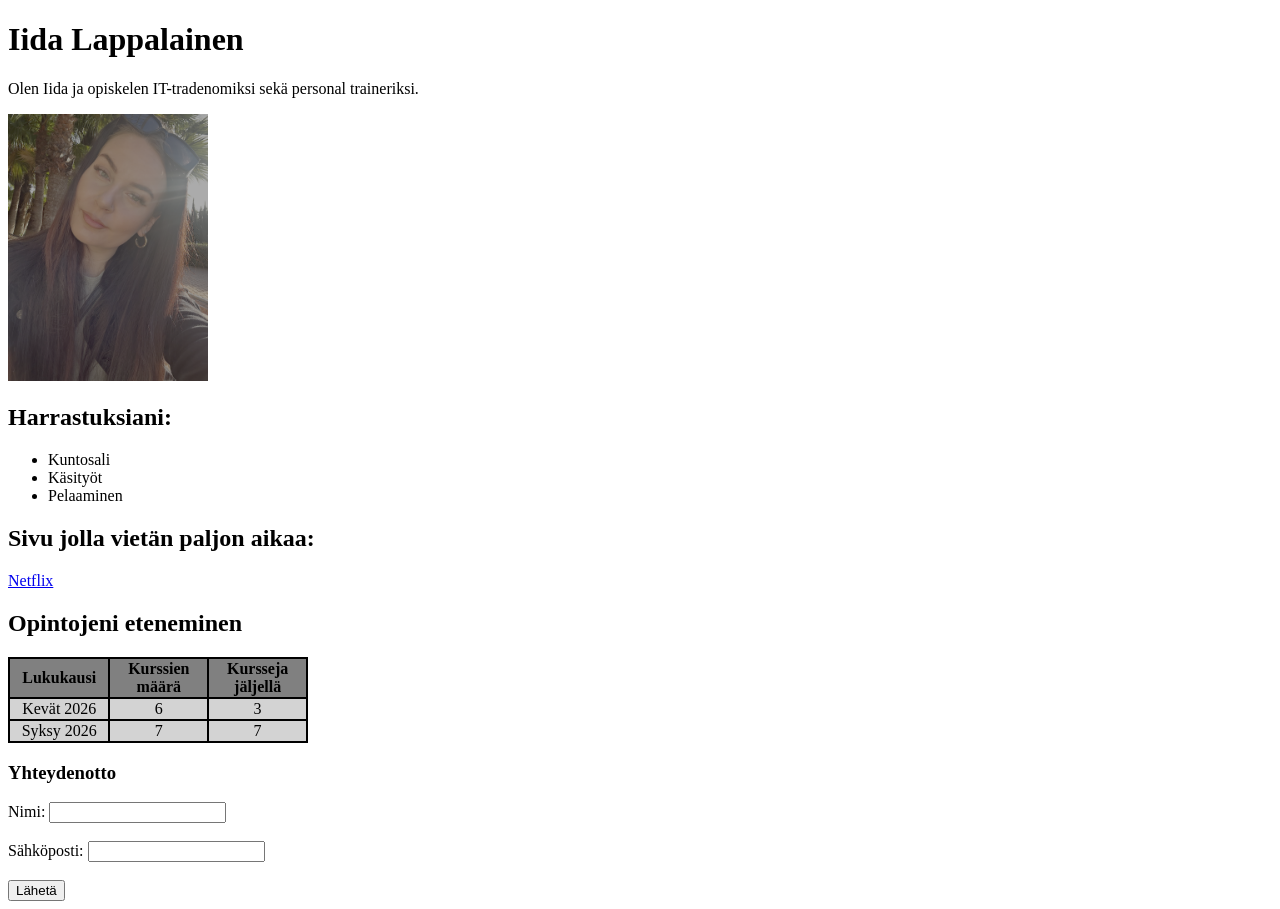
<file: WS01_html/index.html>
<!DOCTYPE html>
<html lang="fi">
    <head>
        <meta charset="UTF-8">
        <title>My First HTML Page</title>
        <style>
            img {
                width: 200px;
                height: auto;
            }
        </style>
    </head>
    <body>
        <h1>Iida Lappalainen</h1>
        <p>Olen Iida ja opiskelen IT-tradenomiksi sekä personal traineriksi.</p>
        <img src="IMG_9726.png" alt="oma kuva">

        <h2>Harrastuksiani:</h2>
        <ul>
            <li>Kuntosali</li>
            <li>Käsityöt</li>
            <li>Pelaaminen</li>
        </ul>

        <h2>Sivu jolla vietän paljon aikaa:</h2>
        <a href="https://www.netflix.com/browse">Netflix</a>

        <h2>Opintojeni eteneminen</h2>
        <table bgcolor="black" width="300">
            <tr bgcolor="grey">
                <th width="100">Lukukausi</th>
                <th width="100">Kurssien määrä</th>
                <th width="100">Kursseja jäljellä</th>
            </tr>
            <tr bgcolor="lightgrey" align="center">
                <td>Kevät 2026</td>
                <td>6</td>
                <td>3</td>
            </tr>
            <tr bgcolor="lightgrey" align="center">
                <td>Syksy 2026</td>
                <td>7</td>
                <td>7</td>
            </tr>
        </table>
        <h3>Yhteydenotto</h3>
        <form>
            <label for="name">Nimi:</label>
            <input type="text" id="name" name="name"><br><br>
            <label for="email">Sähköposti:</label>
            <input type="email" id="email" name="email"><br><br>
            <input type="submit" value="Lähetä">
        </form>
    </body>
</html>
</file>
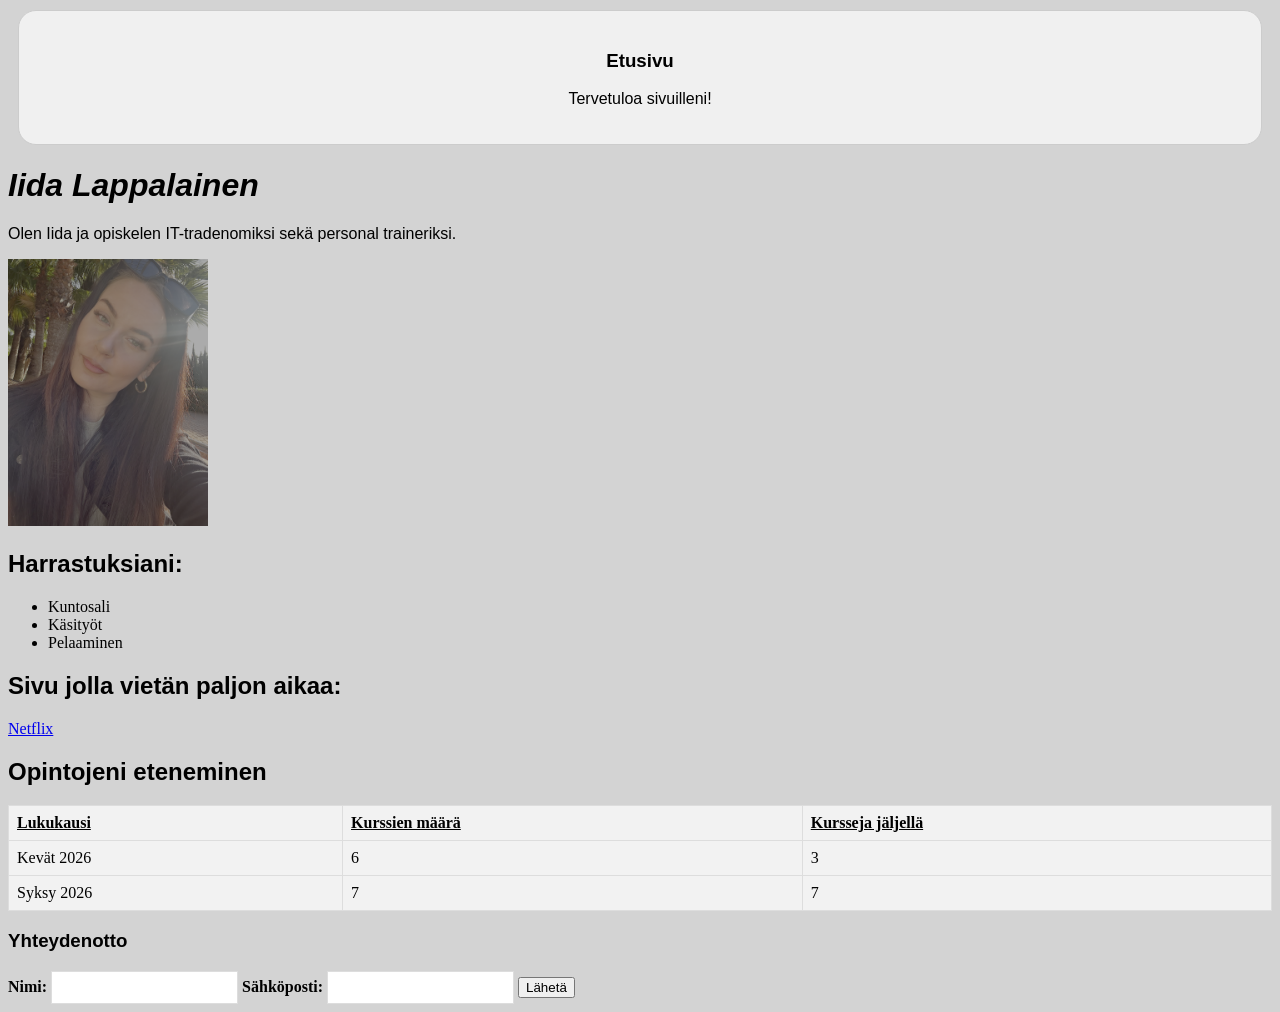
<file: WS02_CSS/index.html>
<!DOCTYPE html>
<html lang="fi">
    <head>
        <meta charset="UTF-8">
        <link rel="stylesheet" href="styles.css">
        <title>My First HTML Page</title>
        <style>
            img {
                width: 200px;
                height: auto;
            }
        </style>
    </head>
    <body>
        <div class="content-box">
            <h3>Etusivu</h3>
            <p>Tervetuloa sivuilleni!</p>
        </div>

        <h1>Iida Lappalainen</h1>
        <p>Olen Iida ja opiskelen IT-tradenomiksi sekä personal traineriksi.</p>
        <img src="IMG_9726.png" alt="oma kuva">

        <h2>Harrastuksiani:</h2>
        <ul>
            <li>Kuntosali</li>
            <li>Käsityöt</li>
            <li>Pelaaminen</li>
        </ul>

        <h2>Sivu jolla vietän paljon aikaa:</h2>
        <a href="https://www.netflix.com/browse">Netflix</a>

        <h2>Opintojeni eteneminen</h2>
        <table>
            <tr>
                <th>Lukukausi</th>
                <th>Kurssien määrä</th>
                <th>Kursseja jäljellä</th>
            </tr>
            <tr>
                <td>Kevät 2026</td>
                <td>6</td>
                <td>3</td>
            </tr>
            <tr>
                <td>Syksy 2026</td>
                <td>7</td>
                <td>7</td>
            </tr>
        </table>
        <h3>Yhteydenotto</h3>
        <form>
            <label for="name">Nimi:</label>
            <input type="text" id="name" name="name">
            <label for="email">Sähköposti:</label>
            <input type="email" id="email" name="email">
            <input type="submit" value="Lähetä">
        </form>
    </body>
</html>
</file>
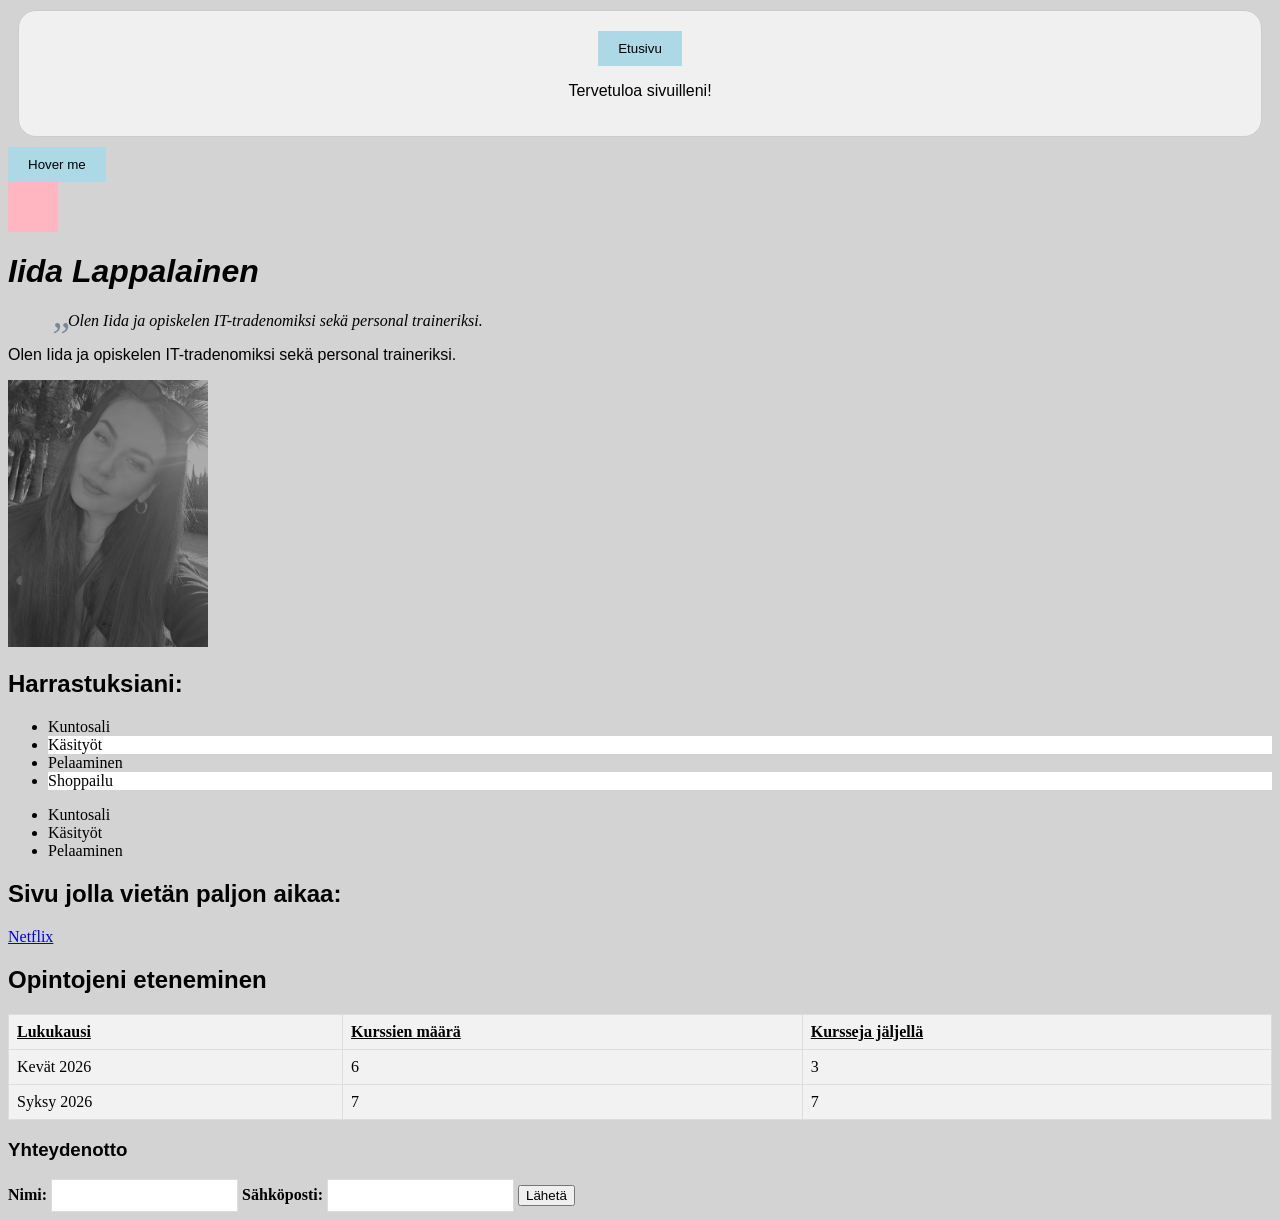
<file: WS03_advanced/index.html>
<!DOCTYPE html>
<html lang="fi">

<head>
    <meta charset="UTF-8">
    <link rel="stylesheet" href="styles.css">
    <title>My First HTML Page</title>
    <style>
        img {
            width: 200px;
            height: auto;
        }
    </style>
</head>

<body>
    <div class="content-box">
        <button class="transition-button">Etusivu</button>
        <p>Tervetuloa sivuilleni!</p>
    </div>

    <button class="transition-button">Hover me</button>

    <div class="animation-box"></div>

    <h1>Iida Lappalainen</h1>
    <blockquote class="quote">
        Olen Iida ja opiskelen IT-tradenomiksi sekä personal traineriksi.
    </blockquote>
    <p>Olen Iida ja opiskelen IT-tradenomiksi sekä personal traineriksi.</p>
    <img src="IMG_9726.png" alt="oma kuva" class="filter-image">

    <h2>Harrastuksiani:</h2>
    <ul class="pseudo-list">
        <li>Kuntosali</li>
        <li>Käsityöt</li>
        <li>Pelaaminen</li>
        <li>Shoppailu</li>
    </ul>

    <ul>
        <li>Kuntosali</li>
        <li>Käsityöt</li>
        <li>Pelaaminen</li>
    </ul>

    <h2>Sivu jolla vietän paljon aikaa:</h2>
    <a href="https://www.netflix.com/browse">Netflix</a>

    <h2>Opintojeni eteneminen</h2>
    <table>
        <tr>
            <th>Lukukausi</th>
            <th>Kurssien määrä</th>
            <th>Kursseja jäljellä</th>
        </tr>
        <tr>
            <td>Kevät 2026</td>
            <td>6</td>
            <td>3</td>
        </tr>
        <tr>
            <td>Syksy 2026</td>
            <td>7</td>
            <td>7</td>
        </tr>
    </table>
    <h3>Yhteydenotto</h3>
    <form>
        <label for="name">Nimi:</label>
        <input type="text" id="name" name="name">
        <label for="email">Sähköposti:</label>
        <input type="email" id="email" name="email">
        <input type="submit" value="Lähetä">
    </form>
</body>

</html>
</file>
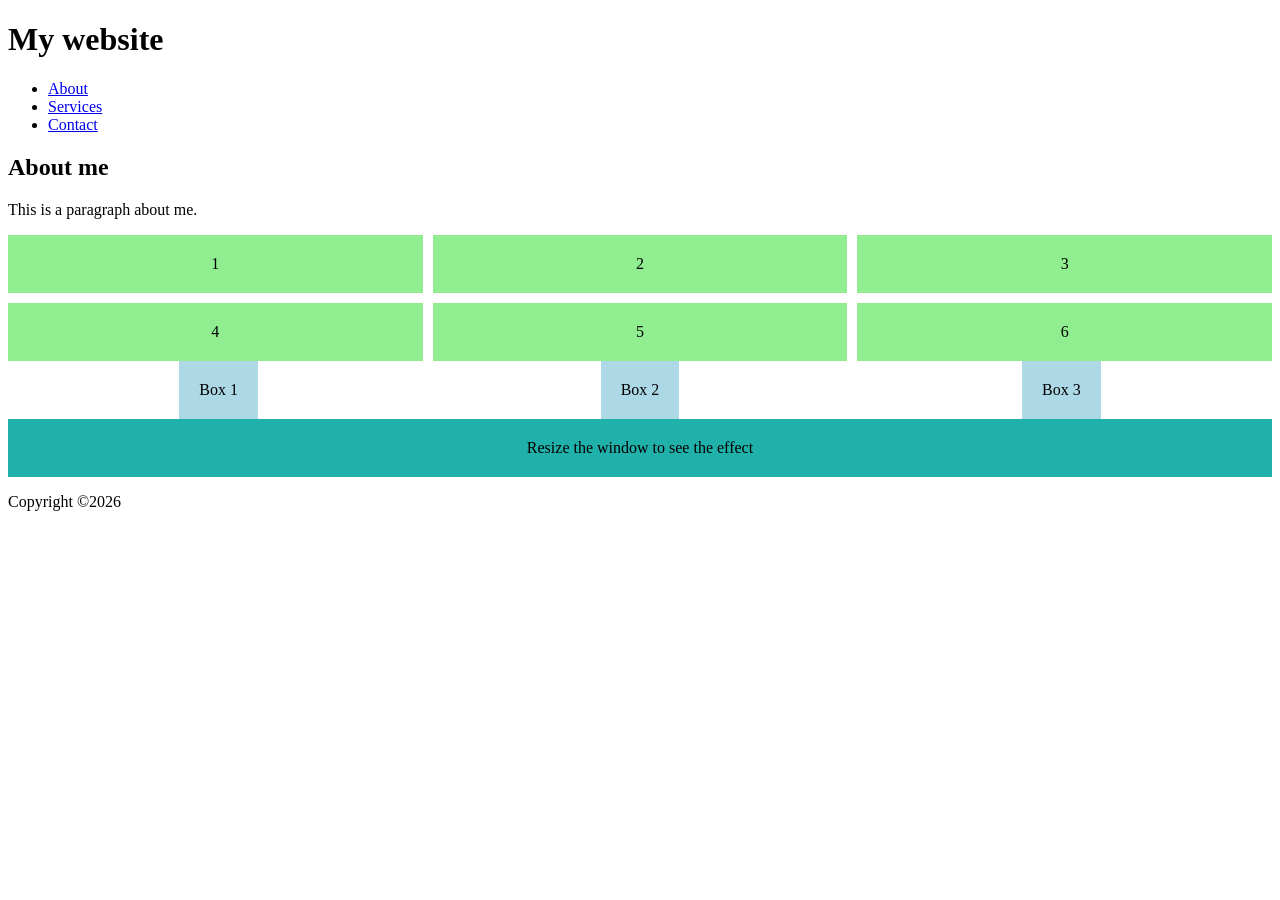
<file: WS04_pagelayout/index.html>
<!DOCTYPE html>
<html lang="en">

<head>
    <meta charset="UTF-8">
    <title>Page Layout</title>
    <link rel="stylesheet" href="style.css">
</head>

<body>
    <header>
        <h1>My website</h1>
        <nav>
            <ul>
                <li><a href="#about">About</a></li>
                <li><a href="#services">Services</a></li>
                <li><a href="#contact">Contact</a></li>
            </ul>
        </nav>
    </header>

    <main>
        <section id="about">
            <h2>About me</h2>
            <p>This is a paragraph about me.</p>
        </section>

        <div class="grid-container">
            <div class="grid-item">1</div>
            <div class="grid-item">2</div>
            <div class="grid-item">3</div>
            <div class="grid-item">4</div>
            <div class="grid-item">5</div>
            <div class="grid-item">6</div>
        </div>

        <div class="flex-container">
            <div class="box">Box 1</div>
            <div class="box">Box 2</div>
            <div class="box">Box 3</div>
        </div>

        <div class="responsive-box">Resize the window to see the effect</div>
    </main>

    <footer>
        <p>Copyright ©2026</p>
    </footer>
</body>
</html>
</file>
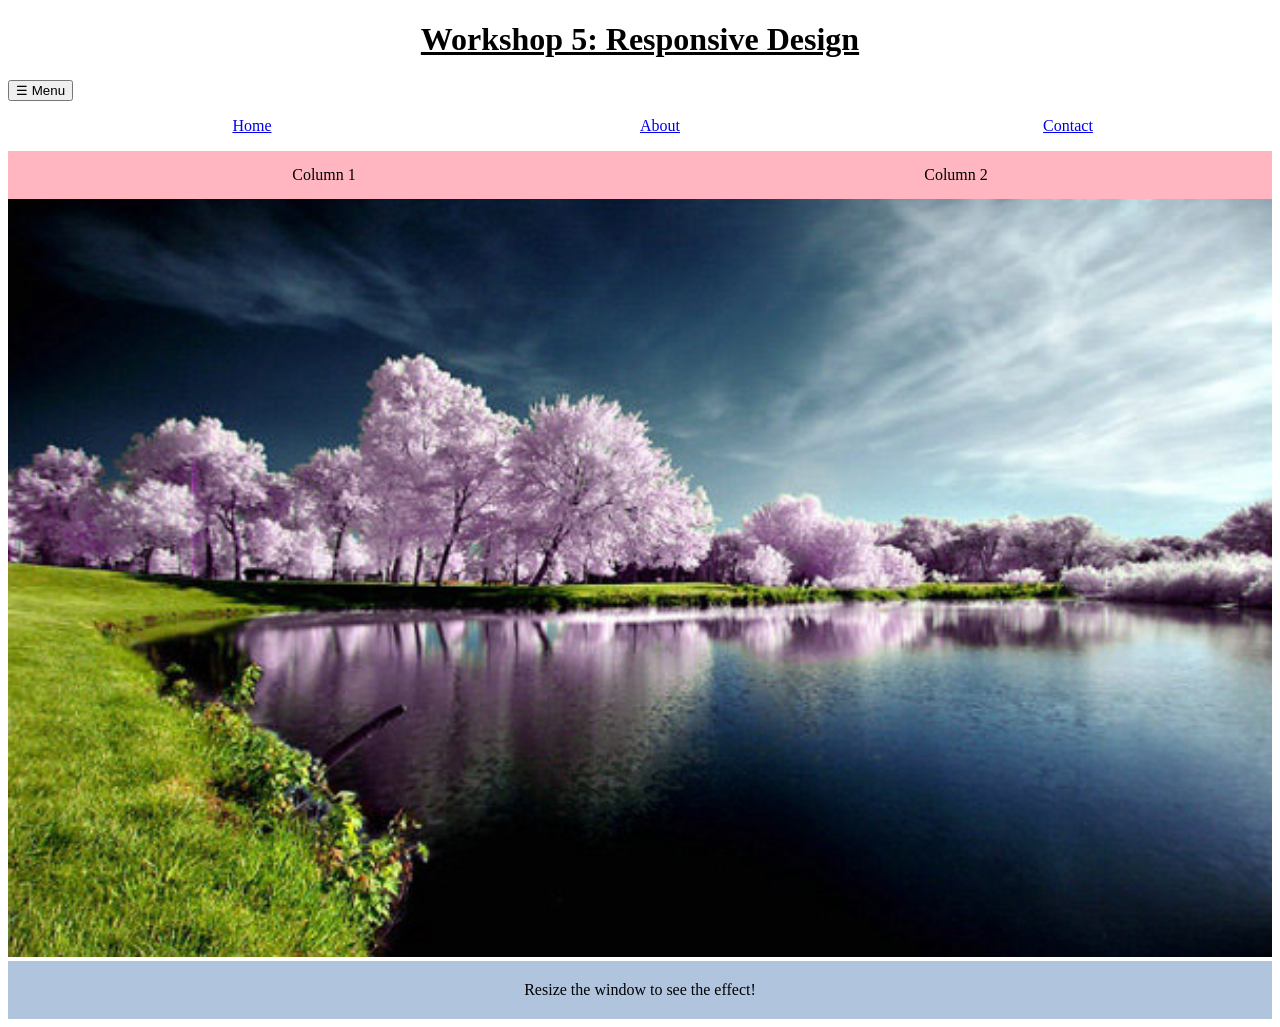
<file: WS05_responsive/index.html>
<!DOCTYPE html>
<html lang="en">

<head>
    <meta charset="UTF-8">
    <meta name="viewport" content="width=device-width, initial-scale=1.0">
    <title>Responsive Design</title>
    <link rel="stylesheet" href="style.css">
</head>

<body>
    <header>
        <h1>Workshop 5: Responsive Design</h1>
    </header>
    <main>
        <nav class="responsive-nav">
            <button class="menu-toggle">☰ Menu</button>
            <ul class="nav-list">
                <li><a href="#">Home</a></li>
                <li><a href="#">About</a></li>
                <li><a href="#">Contact</a></li>
            </ul>
        </nav>
        <div class="responsive-container">
            <div class="column">Column 1</div>
            <div class="column">Column 2</div>
        </div>
        <img src="autumn-poolside.jpg" alt="Responsive Image" class="responsive-image">
        <div class="media-query-box">Resize the window to see the effect!</div>

    </main>

</body>

</html>
</file>
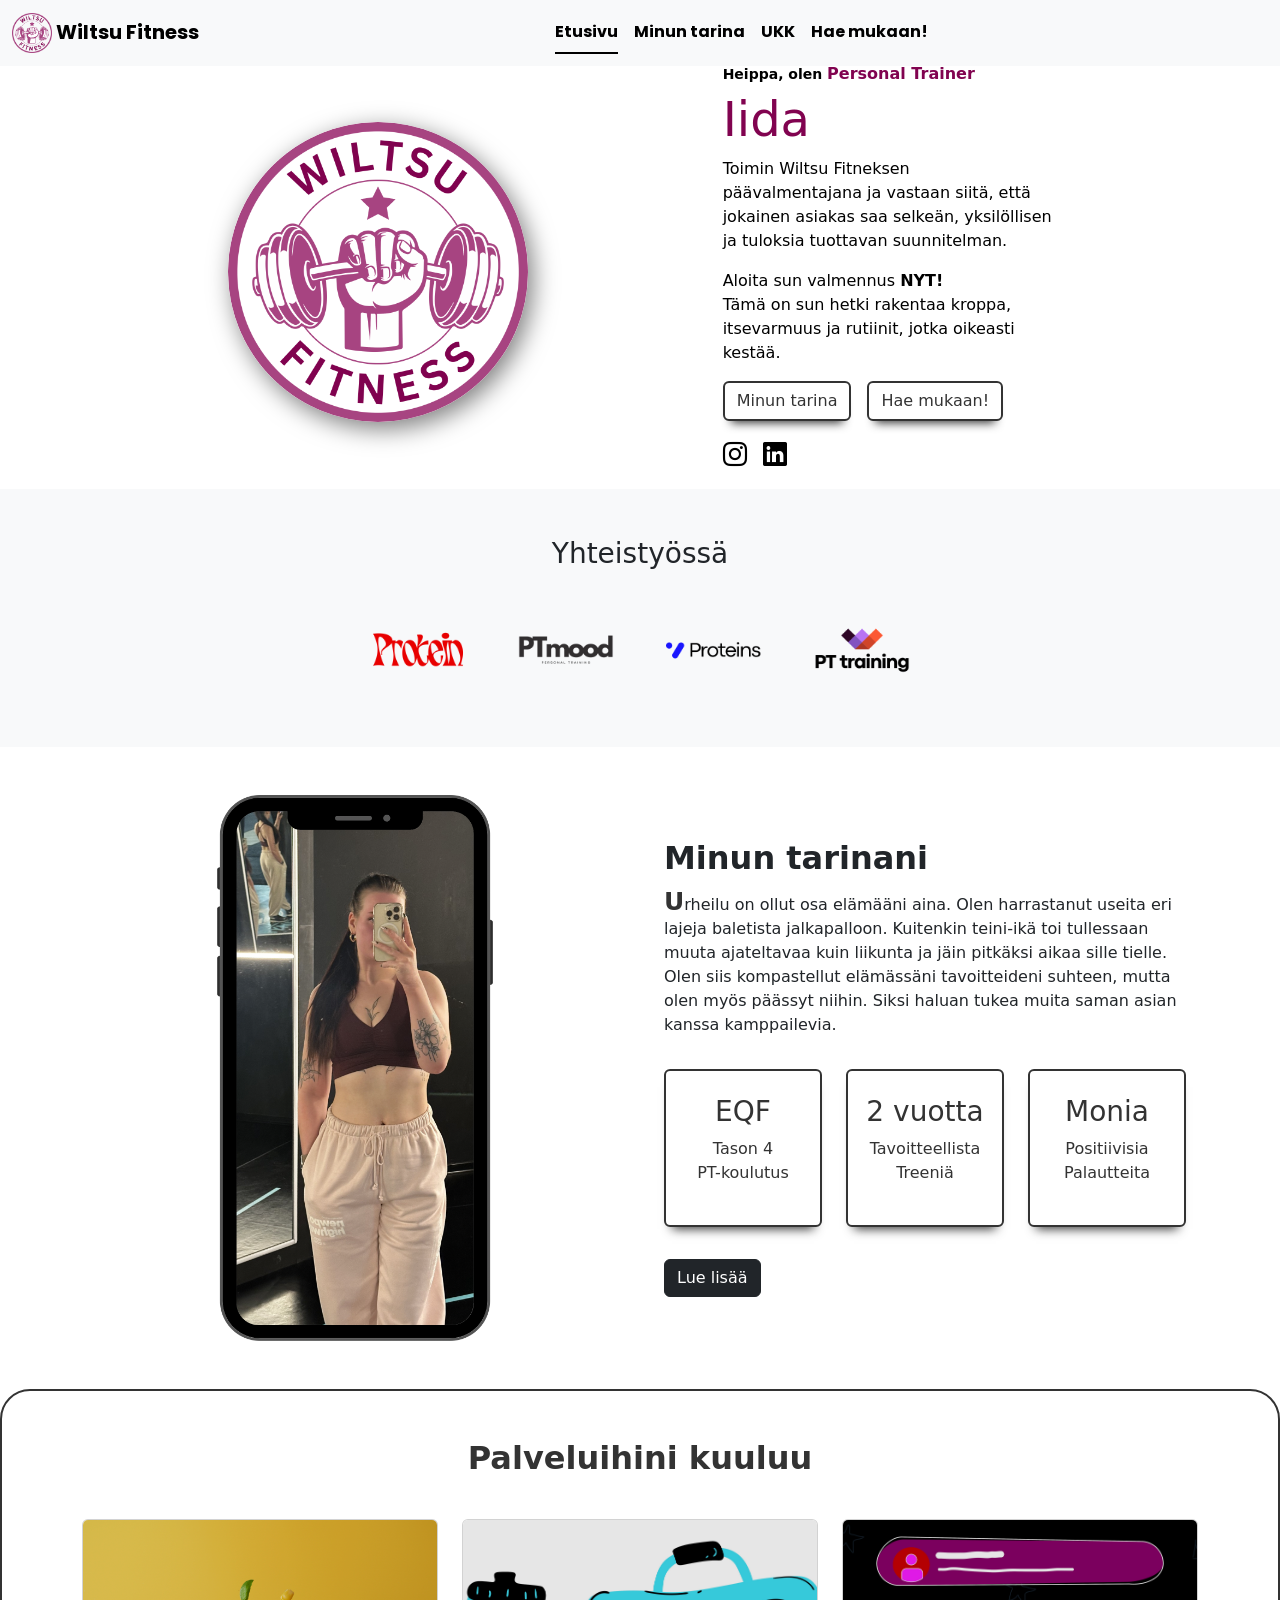
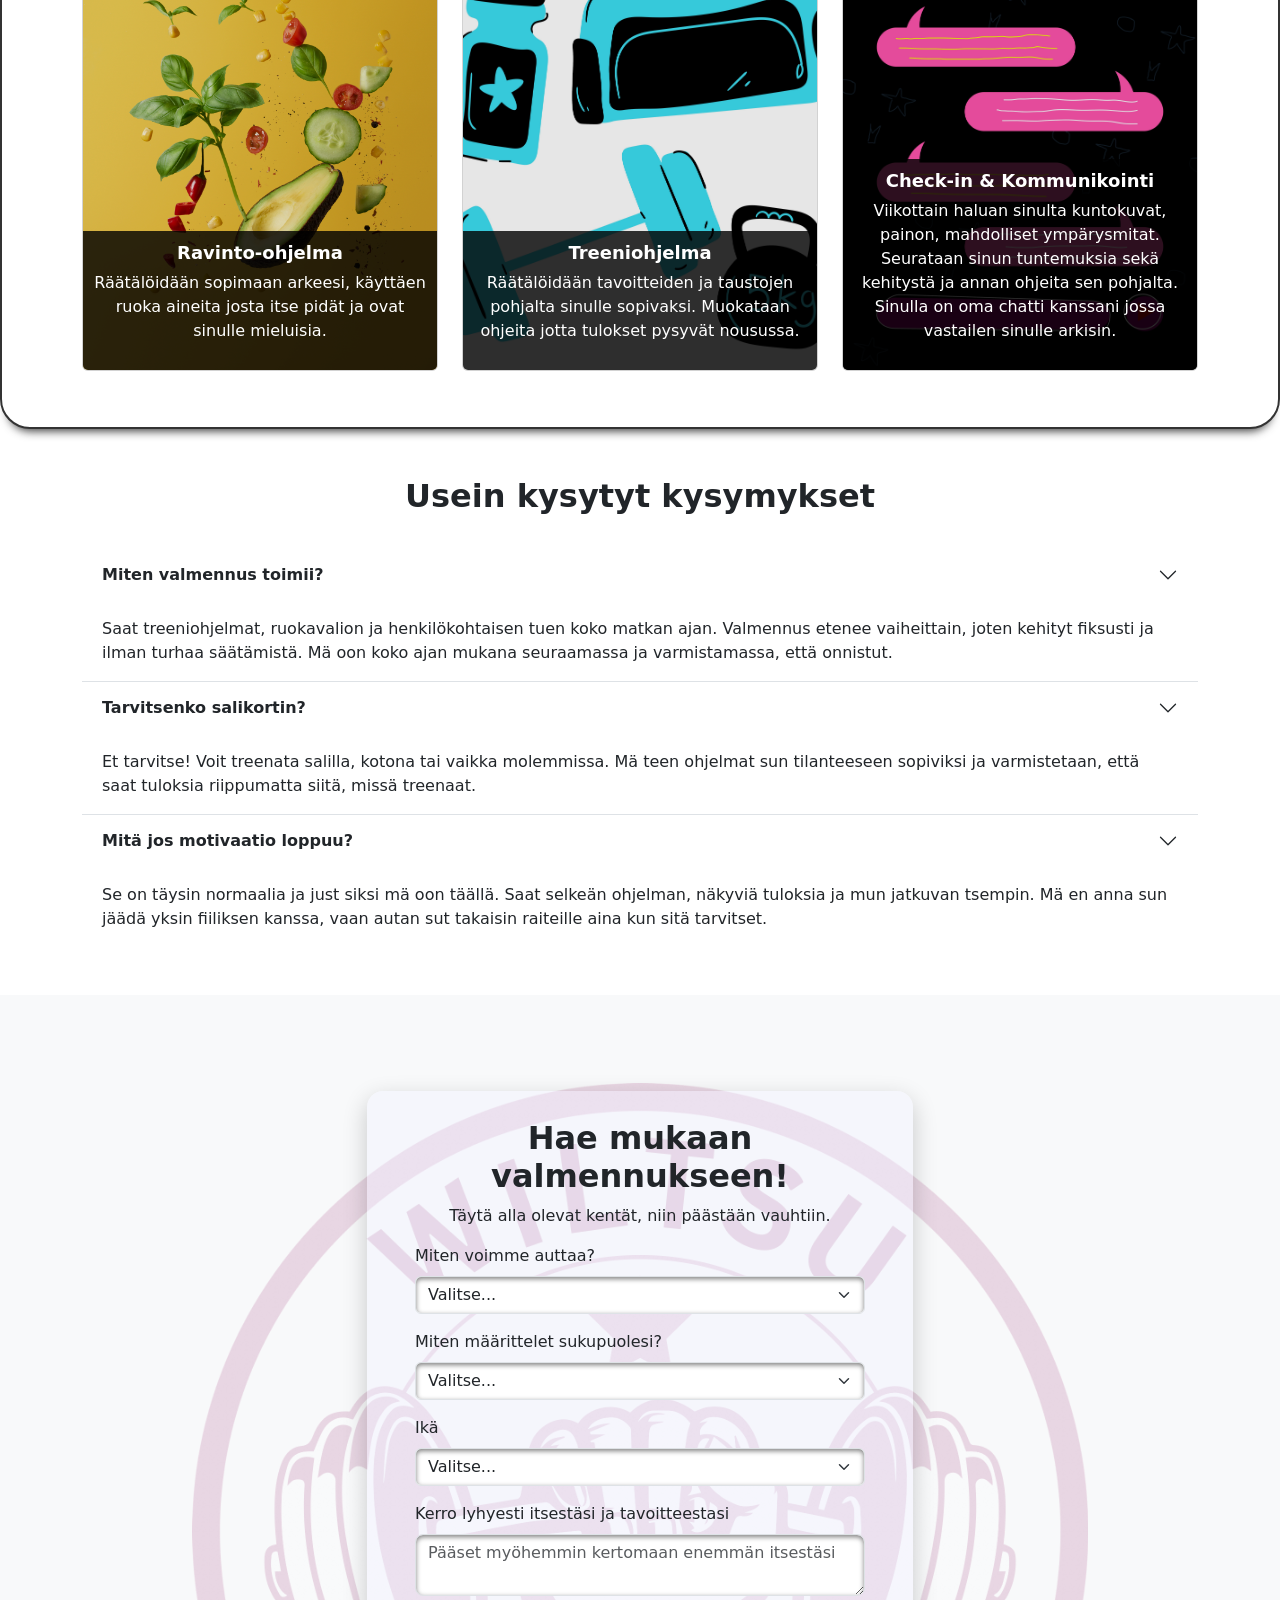
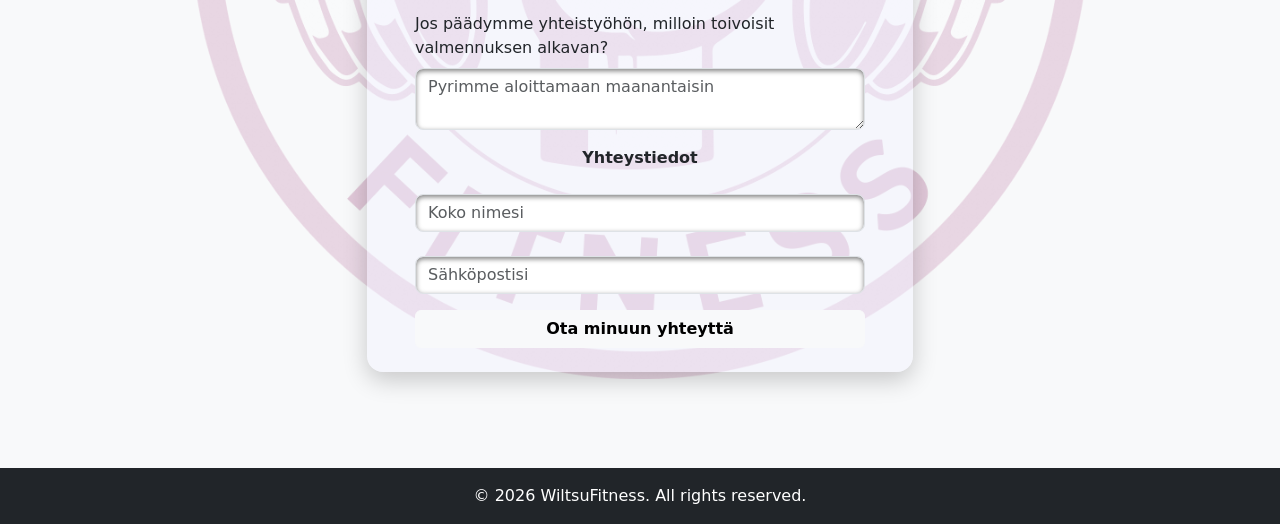
<file: WS07_project/index.html>
<!doctype html>
<html lang="en">
  <head>
    <meta charset="utf-8" />
    <meta name="viewport" content="width=device-width, initial-scale=1" />
    <title>Project</title>
    <link rel="icon" type="image/x-icon" href="images/wiltsu.PNG">
    <link rel="stylesheet" href="style.css" />
    <link
      href="https://cdn.jsdelivr.net/npm/bootstrap@5.3.8/dist/css/bootstrap.min.css"
      rel="stylesheet"
      integrity="sha384-sRIl4kxILFvY47J16cr9ZwB07vP4J8+LH7qKQnuqkuIAvNWLzeN8tE5YBujZqJLB"
      crossorigin="anonymous"
    />
  </head>
  <body>
    <!-- navbar -->
    <nav class="navbar navbar-expand-sm fixed-top bg-body-tertiary">
      <div class="container-fluid">
        <a class="navbar-brand" href="./index.html">
          <img
            src="images/wiltsu.PNG"
            alt="Logo"
            width="40"
            height="40"
            class="d-inline-block align-text-center"
          />
          Wiltsu Fitness
        </a>
        <button
          class="navbar-toggler"
          type="button"
          data-bs-toggle="collapse"
          data-bs-target="#navbarNavAltMarkup"
          aria-controls="navbarNavAltMarkup"
          aria-expanded="false"
          aria-label="Toggle navigation"
        >
          <span class="navbar-toggler-icon"></span>
        </button>
        <div
          class="collapse justify-content-sm-center navbar-collapse"
          id="navbarNavAltMarkup"
        >
          <ul class="nav nav-underline">
            <li class="nav-item">
              <a class="nav-link active" aria-current="page" href="./index.html">Etusivu</a>
            </li>
            <li class="nav-item">
              <a class="nav-link" href="./minuntarina.html">Minun tarina</a>
            </li>
            <li class="nav-item">
              <a class="nav-link" href="./UKK.html">UKK</a>
            </li>
            <li class="nav-item">
              <a class="nav-link" href="./hae.html">Hae mukaan!</a>
            </li>
          </ul>
        </div>
      </div>
    </nav>

    <!-- header -->
     <header class="bg-body d-flex align-items-center pt-3 mt-5">
      <div class="container-fluid">
        <div class="row align-items-center">
          <div class="col-md-7 mb-3 pt-2">
            <img src="images/wiltsu.PNG" class="img-fluid" style="width: 300px; height: 300px;" alt="Logo">
          </div>

          <div class="col-md-5">
            <div class="hero-text">
          <h5>Heippa, olen <span class="">Personal Trainer</span></h5>
          <h1>Iida</h1>
          <p>Toimin Wiltsu Fitneksen päävalmentajana ja vastaan siitä, että 
            jokainen asiakas saa selkeän, yksilöllisen ja tuloksia tuottavan suunnitelman.</p>
          <p>Aloita sun valmennus <strong>NYT!</strong><br>Tämä on sun hetki rakentaa kroppa, itsevarmuus ja rutiinit, jotka oikeasti kestää.</p>
          
          <div class="d-flex gap-3 mb-3">
            <a href="./minuntarina.html" class="btn grey btn-scale">Minun tarina</a>
            <a href="./hae.html" class="btn grey btn-scale">Hae mukaan!</a>
          </div>

          <div class="social d-flex gap-3 mb-3">
            <a href="https://www.instagram.com/iidawilheelmina" target="_blank"><i class="bi bi-instagram"></i></a>
            <a href="https://www.linkedin.com/in/iida-lappalainen" target="_blank"><i class="bi bi-linkedin"></i></a>
          </div>
          </div>
        </div>
        </div>
      </div>
      </header>
    <!-- yhteistyö -->
    <section id="clients" class="bg-light py-5">
      <div class="container">
        <h2 class="sr-only">Yhteistyökumppanit</h2>
        <h3 class="title text-center" style="font-weight: normal !important;">Yhteistyössä</h3>
        <div class="d-flex flex-wrap justify-content-center gap-2">
          <img class="client-img img-fluid" src="images/logo1.PNG" alt="client 1">
          <img class="client-img img-fluid" src="images/logo2.PNG" alt="client 2">
          <img class="client-img img-fluid" src="images/logo3.PNG" alt="client 3">
          <img class="client-img img-fluid" src="images/logo4.PNG" alt="client 4">
        </div>
      </div>
    </section>

    <!-- Minun tarina -->
    <section id="about" class="py-5">
      <div class="container">
        <div class="row align-items-center">
          <div class="col-md-6">
            <img src="images/mina2.PNG" class="img-fluid" alt="About Image">
          </div>
          <div class="col-md-6 p-4">
            <h2 class="title">Minun tarinani</h2>
            <p class="first-word-uppercase-p">Urheilu on ollut osa elämääni aina. Olen harrastanut useita eri lajeja
              baletista jalkapalloon. Kuitenkin teini-ikä toi tullessaan muuta ajateltavaa kuin liikunta ja jäin pitkäksi
              aikaa sille tielle. Olen siis kompastellut elämässäni tavoitteideni suhteen, mutta olen myös päässyt niihin. 
              Siksi haluan tukea muita saman asian kanssa kamppailevia. 
            </p>

            <div class="row text-center my-4">
              <div class="col-sm-4 my-2">
                <div class="card py-4 grey">
                  <h3>EQF</h3>
                  <p>Tason 4<br>PT-koulutus</p>
                </div>
              </div>
              <div class="col-sm-4 my-2">
                <div class="card py-4 grey">
                  <h3>2 vuotta</h3>
                  <p>Tavoitteellista<br>Treeniä</p>
                </div>
              </div>
              <div class="col-sm-4 my-2">
                <div class="card py-4 grey">
                  <h3>Monia</h3>
                  <p>Positiivisia<br>Palautteita</p>
                </div>
              </div>
            </div>
            <a href="./minuntarina.html" class="btn btn-dark btn-about">Lue lisää</a>
          </div>
        </div>
      </div>
    </section>

    <!-- Palvelut -->
    <section id="portfolio" class="grey py-5">
      <div class="container">
        <h2 class="title text-center">Palveluihini kuuluu</h2>
        <div class="row text-center">
          <div class="col-lg-4 col-sm-6 my-2">
            <div class="card portfolio-card">
              <img src="images/diet.jpg" class="portfolio-img" alt="Portfolio 1">
              <div class="portfolio-description">
                <h3 class="sr-only">yksi</h3>
                <h4 class="sr-only">kaksi</h4>
                <h5 class="card-title">Ravinto-ohjelma</h5>
                <p>Räätälöidään sopimaan arkeesi, käyttäen ruoka aineita josta itse pidät ja ovat sinulle mieluisia.</p>
              </div>
            </div>
          </div>
          <div class="col-lg-4 col-sm-6 my-2">
            <div class="card portfolio-card">
              <img src="images/plan.jpg" class="portfolio-img" alt="Portfolio 2">
              <div class="portfolio-description">
                <h5 class="card-title">Treeniohjelma</h5>
                <p>Räätälöidään tavoitteiden ja taustojen pohjalta sinulle sopivaksi. Muokataan ohjeita jotta tulokset pysyvät nousussa.</p>
              </div>
            </div>
          </div>
          <div class="col-lg-4 col-sm-6 my-2">
            <div class="card portfolio-card">
              <img src="images/communication.jpg" class="portfolio-img" alt="Portfolio 3">
              <div class="portfolio-description">
                <h5 class="card-title">Check-in & Kommunikointi</h5>
                <p>Viikottain haluan sinulta kuntokuvat, painon, mahdolliset ympärysmitat. Seurataan sinun tuntemuksia sekä kehitystä ja annan ohjeita sen pohjalta. Sinulla on oma chatti kanssani jossa vastailen sinulle arkisin.</p>
              </div>
            </div>
          </div>
        </div>
      </div>
    </section>

    <!-- UKK -->
    <section id="faq" class="py-5">
      <div class="container">
        <h2 class="title text-center">Usein kysytyt kysymykset</h2>
        <div class="accordion accordion-flush" id="accordionFAQ">
          <div class="accordion-item">
            <h2 class="accordion-header">
              <button class="accordion-button collapsed fw-semibold" type="button" data-bs-toggle="collapse" data-bs-target="#faq1" aria-expanded="false">Miten valmennus toimii?</button>
            </h2>
            <div id="faq1" class="accordion-collapse" data-bs-parent="#accordionFAQ">
              <div class="accordion-body">Saat treeniohjelmat, ruokavalion ja henkilökohtaisen tuen koko matkan ajan. Valmennus etenee vaiheittain, joten kehityt fiksusti ja ilman turhaa säätämistä. Mä oon koko ajan mukana seuraamassa ja varmistamassa, että onnistut.</div>
            </div>
          </div>
          <div class="accordion-item">
            <h2 class="accordion-header">
              <button class="accordion-button collapsed fw-semibold" type="button" data-bs-toggle="collapse" data-bs-target="#faq2" aria-expanded="false">Tarvitsenko salikortin?</button>
            </h2>
            <div id="faq2" class="accordion-collapse" data-bs-parent="#accordionFAQ">
              <div class="accordion-body">Et tarvitse! Voit treenata salilla, kotona tai vaikka molemmissa. Mä teen ohjelmat sun tilanteeseen sopiviksi ja varmistetaan, että saat tuloksia riippumatta siitä, missä treenaat.</div>
            </div>
          </div>
          <div class="accordion-item">
            <h2 class="accordion-header">
              <button class="accordion-button collapsed fw-semibold" type="button" data-bs-toggle="collapse" data-bs-target="#faq3" aria-expanded="false">Mitä jos motivaatio loppuu?</button>
            </h2>
            <div id="faq3" class="accordion-collapse" data-bs-parent="#accordionFAQ">
              <div class="accordion-body">Se on täysin normaalia ja just siksi mä oon täällä. Saat selkeän ohjelman, näkyviä tuloksia ja mun jatkuvan tsempin. Mä en anna sun jäädä yksin fiiliksen kanssa, vaan autan sut takaisin raiteille aina kun sitä tarvitset.</div>
            </div>
          </div>
        </div>
      </div>
    </section>

    <!-- Hae mukaan -->
    <section id="apply" class="bg-light py-5" style="background-image: url(images/wiltsu\ transparent.PNG); background-size: 70%; background-position: center; background-repeat: no-repeat;">
      <div class="container">
        <div class="row justify-content-center">
          <div class="col-lg-6 col-md-8">

            <div class="feedback-container my-5 rounded-4 px-5 py-4">
              <div class="feedback-header text-center mt-1 mb-3">
                <h2 class="fw-bold">Hae mukaan valmennukseen!</h2>
                <p>Täytä alla olevat kentät, niin päästään vauhtiin.</p>
              </div>

              <form>

                <div class="mb-3">
                  <label for="tavoite" class="form-label fw-medium">Miten voimme auttaa?</label>
                  <select class="form-select" name="help" id="tavoite">
                    <option selected disabled>Valitse...</option>
                    <option value="">Rasvanpoltto/Kiinteytyminen</option>
                    <option value="">Lihasmassan kasvatus</option>
                    <option value="">Painonpudotus/Elämäntapamuutos</option>
                    <option value="">Muu</option>
                  </select>
                </div>

                <div class="mb-3">
                  <label for="sukupuoli" class="form-label fw-medium">Miten määrittelet sukupuolesi?</label>
                  <select class="form-select" name="help" id="sukupuoli">
                    <option selected disabled>Valitse...</option>
                    <option value="">Nainen</option>
                    <option value="">Mies</option>
                    <option value="">Muu</option>
                  </select>
                </div>

                <div class="mb-3">
                  <label for="ika" class="form-label fw-medium">Ikä</label>
                  <select class="form-select" name="help" id="ika">
                    <option selected disabled>Valitse...</option>
                    <option value="">16-17</option>
                    <option value="">18-30</option>
                    <option value="">31-50</option>
                  </select>
                </div>

                <div class="mb-3">
                  <label for="kerro-itsestä" class="form-label fw-medium">Kerro lyhyesti itsestäsi ja tavoitteestasi</label>
                  <textarea name="comments" class="form-control rounded-3" id="kerro-itsestä" rows="2" required placeholder="Pääset myöhemmin kertomaan enemmän itsestäsi"></textarea>
                </div>

                <div class="mb-3">
                  <label for="toive" class="form-label fw-medium">Jos päädymme yhteistyöhön, milloin toivoisit valmennuksen alkavan?</label>
                  <textarea name="comments" class="form-control rounded-3" id="toive" rows="2" required placeholder="Pyrimme aloittamaan maanantaisin"></textarea>
                </div>

                <p class="fw-bold text-center mb-0">Yhteystiedot</p>

                <div class="mb-0">
                  <label for="name" class="form-label fw-medium"></label>
                  <input type="text" class="form-control rounded-3" name="name" required placeholder="Koko nimesi" id="name">
                </div>

                <div class="mb-3 mt-0">
                  <label for="email" class="form-label fw-medium"></label>
                  <input type="email" class="form-control rounded-3" name="email" required placeholder="Sähköpostisi" id="email">
                </div>

                <div class="d-grid">
                  <button type="submit" class="btn btn-submit btn-light btn-md border-1 fw-bold">Ota minuun yhteyttä</button>
                </div>
              </form>
            </div>
          </div>
        </div>
      </div>
    </section>

    <!-- footer -->
    <footer class="footer bg-dark text-white py-3 text-center">
      <p class="mb-0">&copy; 2026 WiltsuFitness. All rights reserved.</p>
    </footer>

    <script
      src="https://cdn.jsdelivr.net/npm/bootstrap@5.3.8/dist/js/bootstrap.bundle.min.js"
      integrity="sha384-FKyoEForCGlyvwx9Hj09JcYn3nv7wiPVlz7YYwJrWVcXK/BmnVDxM+D2scQbITxI"
      crossorigin="anonymous"
    ></script>
  </body>
</html>
</file>
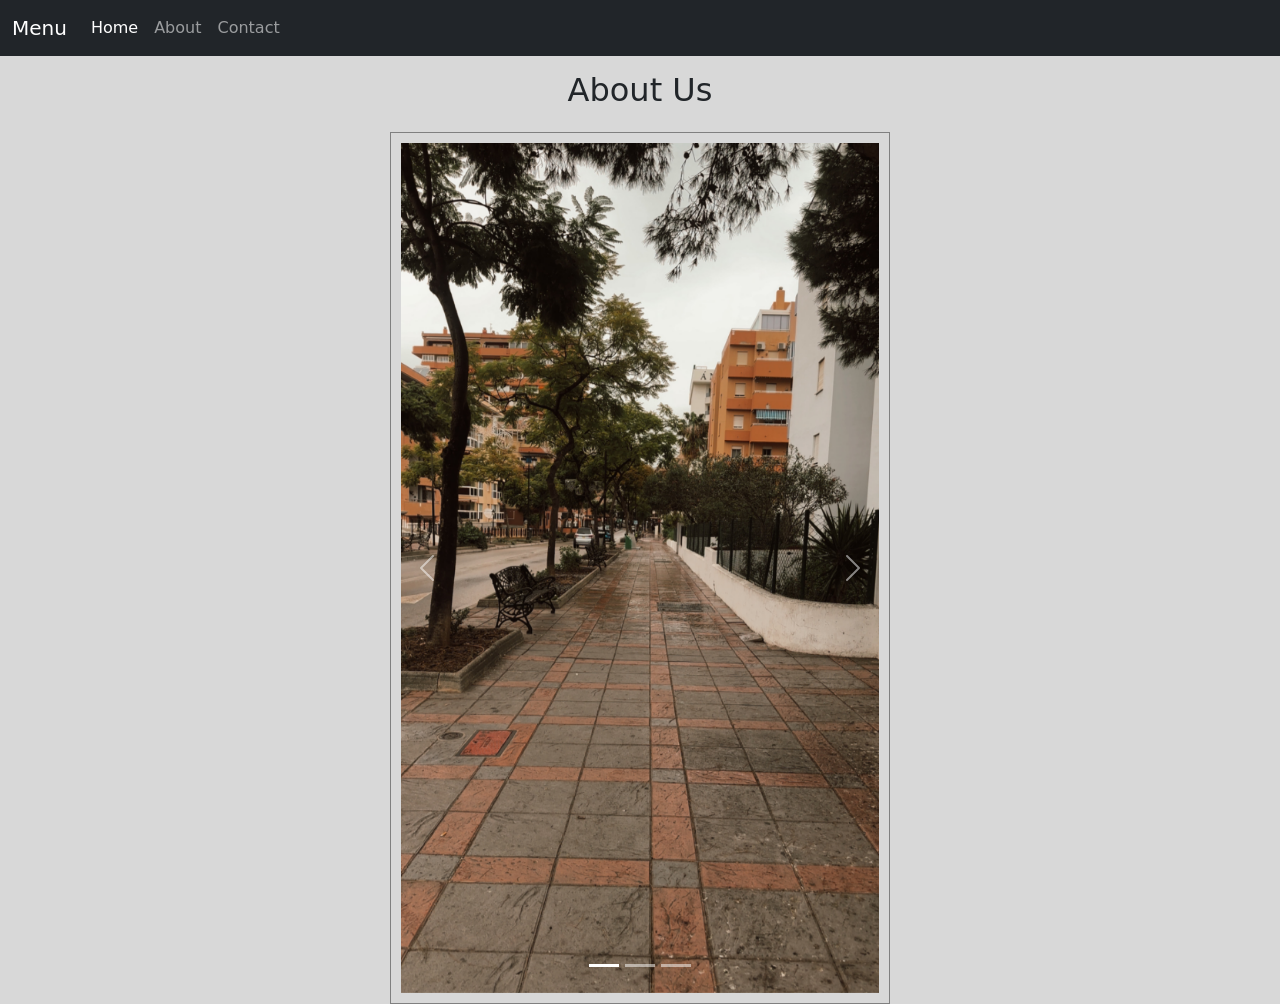
<file: WS06_bootstrap/about.html>
<!doctype html>
<html lang="en">
  <head>
    <meta charset="utf-8" />
    <meta name="viewport" content="width=device-width, initial-scale=1" />
    <title>Bootstrap testing</title>
    <link
      href="https://cdn.jsdelivr.net/npm/bootstrap@5.3.8/dist/css/bootstrap.min.css"
      rel="stylesheet"
      integrity="sha384-sRIl4kxILFvY47J16cr9ZwB07vP4J8+LH7qKQnuqkuIAvNWLzeN8tE5YBujZqJLB"
      crossorigin="anonymous"
    />
    <link rel="stylesheet" href="style.css" />
  </head>
  <body>
    <nav class="navbar navbar-expand-lg navbar-dark bg-dark">
      <div class="container-fluid">
        <a class="navbar-brand" href="./index.html">Menu</a>
        <button
          class="navbar-toggler"
          type="button"
          data-bs-toggle="collapse"
          data-bs-target="#navbarNav"
          aria-controls="navbarNav"
          aria-expanded="false"
          aria-label="Toggle navigation"
        >
          <span class="navbar-toggler-icon"></span>
        </button>
        <div class="collapse navbar-collapse" id="navbarNav">
          <ul class="navbar-nav me-auto mb-2 mb-lg-0">
            <li class="nav-item">
              <a class="nav-link active" aria-current="page" href="./index.html"
                >Home</a
              >
            </li>
            <li class="nav-item">
              <a class="nav-link" href="./about.html">About</a>
            </li>
            <li class="nav-item">
              <a class="nav-link" href="./contact.html">Contact</a>
            </li>
          </ul>
        </div>
      </div>
    </nav>
    <h2 style="padding: 15px; text-align: center">About Us</h2>
    <div class="container1">
      <div class="row justify-content-center">
        <div class="col-md-6"></div>
        <div id="carouselExampleIndicators" class="carousel slide">
          <div class="carousel-indicators">
            <button
              type="button"
              data-bs-target="#carouselExampleIndicators"
              data-bs-slide-to="0"
              class="active"
              aria-current="true"
              aria-label="Slide 1"
            ></button>
            <button
              type="button"
              data-bs-target="#carouselExampleIndicators"
              data-bs-slide-to="1"
              aria-label="Slide 2"
            ></button>
            <button
              type="button"
              data-bs-target="#carouselExampleIndicators"
              data-bs-slide-to="2"
              aria-label="Slide 3"
            ></button>
          </div>
          <div class="carousel-inner">
            <div class="carousel-item active">
              <img src="./IMG_9220.JPG" class="d-block w-100" alt="..." />
            </div>
            <div class="carousel-item">
              <img src="./IMG_9203.jpg" class="d-block w-100" alt="..." />
            </div>
            <div class="carousel-item">
              <img src="./IMG_9726.jpg" class="d-block w-100" alt="..." />
            </div>
          </div>
          <button
            class="carousel-control-prev"
            type="button"
            data-bs-target="#carouselExampleIndicators"
            data-bs-slide="prev"
          >
            <span class="carousel-control-prev-icon" aria-hidden="true"></span>
            <span class="visually-hidden">Previous</span>
          </button>
          <button
            class="carousel-control-next"
            type="button"
            data-bs-target="#carouselExampleIndicators"
            data-bs-slide="next"
          >
            <span class="carousel-control-next-icon" aria-hidden="true"></span>
            <span class="visually-hidden">Next</span>
          </button>
        </div>
      </div>
    </div>
    <script
      src="https://cdn.jsdelivr.net/npm/bootstrap@5.3.8/dist/js/bootstrap.bundle.min.js"
      integrity="sha384-FKyoEForCGlyvwx9Hj09JcYn3nv7wiPVlz7YYwJrWVcXK/BmnVDxM+D2scQbITxI"
      crossorigin="anonymous"
    ></script>
  </body>
</html>
</file>
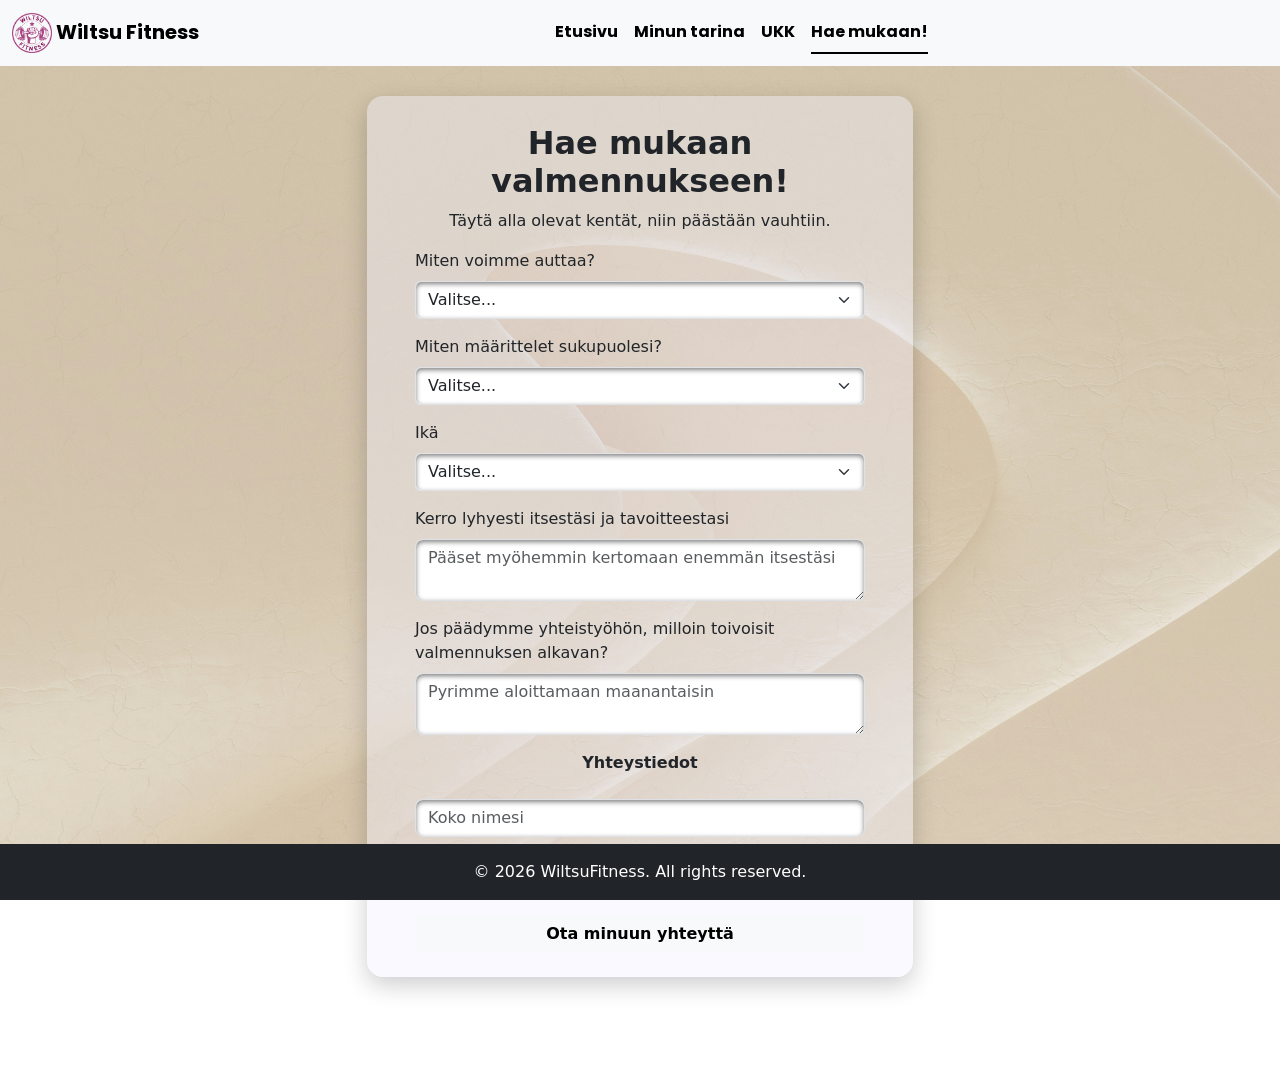
<file: WS07_project/hae.html>
<!doctype html>
<html lang="en">
  <head>
    <meta charset="utf-8" />
    <meta name="viewport" content="width=device-width, initial-scale=1" />
    <title>Project</title>
    <link rel="icon" type="image/x-icon" href="images/wiltsu.PNG">
    <link rel="stylesheet" href="style.css" />
    <link
      href="https://cdn.jsdelivr.net/npm/bootstrap@5.3.8/dist/css/bootstrap.min.css"
      rel="stylesheet"
      integrity="sha384-sRIl4kxILFvY47J16cr9ZwB07vP4J8+LH7qKQnuqkuIAvNWLzeN8tE5YBujZqJLB"
      crossorigin="anonymous"
    />
     <style>
    body {
      background: url(images/haku-bg.jpg) no-repeat center center fixed;
      background-size: cover;
    }
  </style>
  </head>
  
  <body>
    <!-- navbar -->
    <nav class="navbar navbar-expand-sm fixed-top bg-body-tertiary">
      <div class="container-fluid">
        <a class="navbar-brand" href="./index.html">
          <img
            src="images/wiltsu.PNG"
            alt="Logo"
            width="40"
            height="40"
            class="d-inline-block align-text-center"
          />
          Wiltsu Fitness
        </a>
        <button
          class="navbar-toggler"
          type="button"
          data-bs-toggle="collapse"
          data-bs-target="#navbarNavAltMarkup"
          aria-controls="navbarNavAltMarkup"
          aria-expanded="false"
          aria-label="Toggle navigation"
        >
          <span class="navbar-toggler-icon"></span>
        </button>
        <div
          class="collapse justify-content-lg-center navbar-collapse"
          id="navbarNavAltMarkup"
        >
          <ul class="nav nav-underline">
            <li class="nav-item">
              <a class="nav-link" href="./index.html">Etusivu</a>
            </li>
            <li class="nav-item">
              <a class="nav-link" href="./minuntarina.html">Minun tarina</a>
            </li>
            <li class="nav-item">
              <a class="nav-link" href="./UKK.html">UKK</a>
            </li>
            <li class="nav-item">
              <a class="nav-link active" aria-current="page" href="./hae.html">Hae mukaan!</a>
            </li>
          </ul>
        </div>
      </div>
    </nav>

    <!-- header -->
    
    <!-- Hae mukaan -->
    <section id="apply" class="py-5">
      <div class="container">
        <div class="row justify-content-center">
          <div class="col-lg-6 col-md-8">

            <div class="feedback-container my-5 rounded-4 px-5 py-4">
              <div class="feedback-header text-center mt-1 mb-3">
                <h1 class="sr-only">Hae</h1>
                <h2 class="fw-bold">Hae mukaan valmennukseen!</h2>
                <p>Täytä alla olevat kentät, niin päästään vauhtiin.</p>
              </div>

              <form>

                <div class="mb-3">
                  <label for="tavoite" class="form-label fw-medium">Miten voimme auttaa?</label>
                  <select class="form-select" name="help" id="tavoite">
                    <option selected disabled>Valitse...</option>
                    <option value="">Rasvanpoltto/Kiinteytyminen</option>
                    <option value="">Lihasmassan kasvatus</option>
                    <option value="">Painonpudotus/Elämäntapamuutos</option>
                    <option value="">Muu</option>
                  </select>
                </div>

                <div class="mb-3">
                  <label for="sukupuoli" class="form-label fw-medium">Miten määrittelet sukupuolesi?</label>
                  <select class="form-select" name="help" id="sukupuoli">
                    <option selected disabled>Valitse...</option>
                    <option value="">Nainen</option>
                    <option value="">Mies</option>
                    <option value="">Muu</option>
                  </select>
                </div>

                <div class="mb-3">
                  <label for="ika" class="form-label fw-medium">Ikä</label>
                  <select class="form-select" name="help" id="ika">
                    <option selected disabled>Valitse...</option>
                    <option value="">16-17</option>
                    <option value="">18-30</option>
                    <option value="">31-50</option>
                  </select>
                </div>

                <div class="mb-3">
                  <label for="kerro-itsestä" class="form-label fw-medium">Kerro lyhyesti itsestäsi ja tavoitteestasi</label>
                  <textarea name="comments" class="form-control rounded-3" id="kerro-itsestä" rows="2" required placeholder="Pääset myöhemmin kertomaan enemmän itsestäsi"></textarea>
                </div>

                <div class="mb-3">
                  <label for="toive" class="form-label fw-medium">Jos päädymme yhteistyöhön, milloin toivoisit valmennuksen alkavan?</label>
                  <textarea name="comments" class="form-control rounded-3" id="toive" rows="2" required placeholder="Pyrimme aloittamaan maanantaisin"></textarea>
                </div>

                <p class="fw-bold text-center mb-0">Yhteystiedot</p>

                <div class="mb-0">
                  <label for="name" class="form-label fw-medium"></label>
                  <input type="text" class="form-control rounded-3" name="name" required placeholder="Koko nimesi" id="name">
                </div>

                <div class="mb-3 mt-0">
                  <label for="email" class="form-label fw-medium"></label>
                  <input type="email" class="form-control rounded-3" name="email" required placeholder="Sähköpostisi" id="email">
                </div>

                <div class="d-grid">
                  <button type="submit" class="btn btn-submit btn-light btn-md border-1 fw-bold">Ota minuun yhteyttä</button>
                </div>
              </form>
            </div>
          </div>
        </div>
      </div>
    </section>

    <!-- footer -->
    <footer class="footer bg-dark text-white py-3 text-center fixed-bottom">
      <p class="mb-0">&copy; 2026 WiltsuFitness. All rights reserved.</p>
    </footer>

    <script
      src="https://cdn.jsdelivr.net/npm/bootstrap@5.3.8/dist/js/bootstrap.bundle.min.js"
      integrity="sha384-FKyoEForCGlyvwx9Hj09JcYn3nv7wiPVlz7YYwJrWVcXK/BmnVDxM+D2scQbITxI"
      crossorigin="anonymous"
    ></script>
  </body>
</html>
</file>
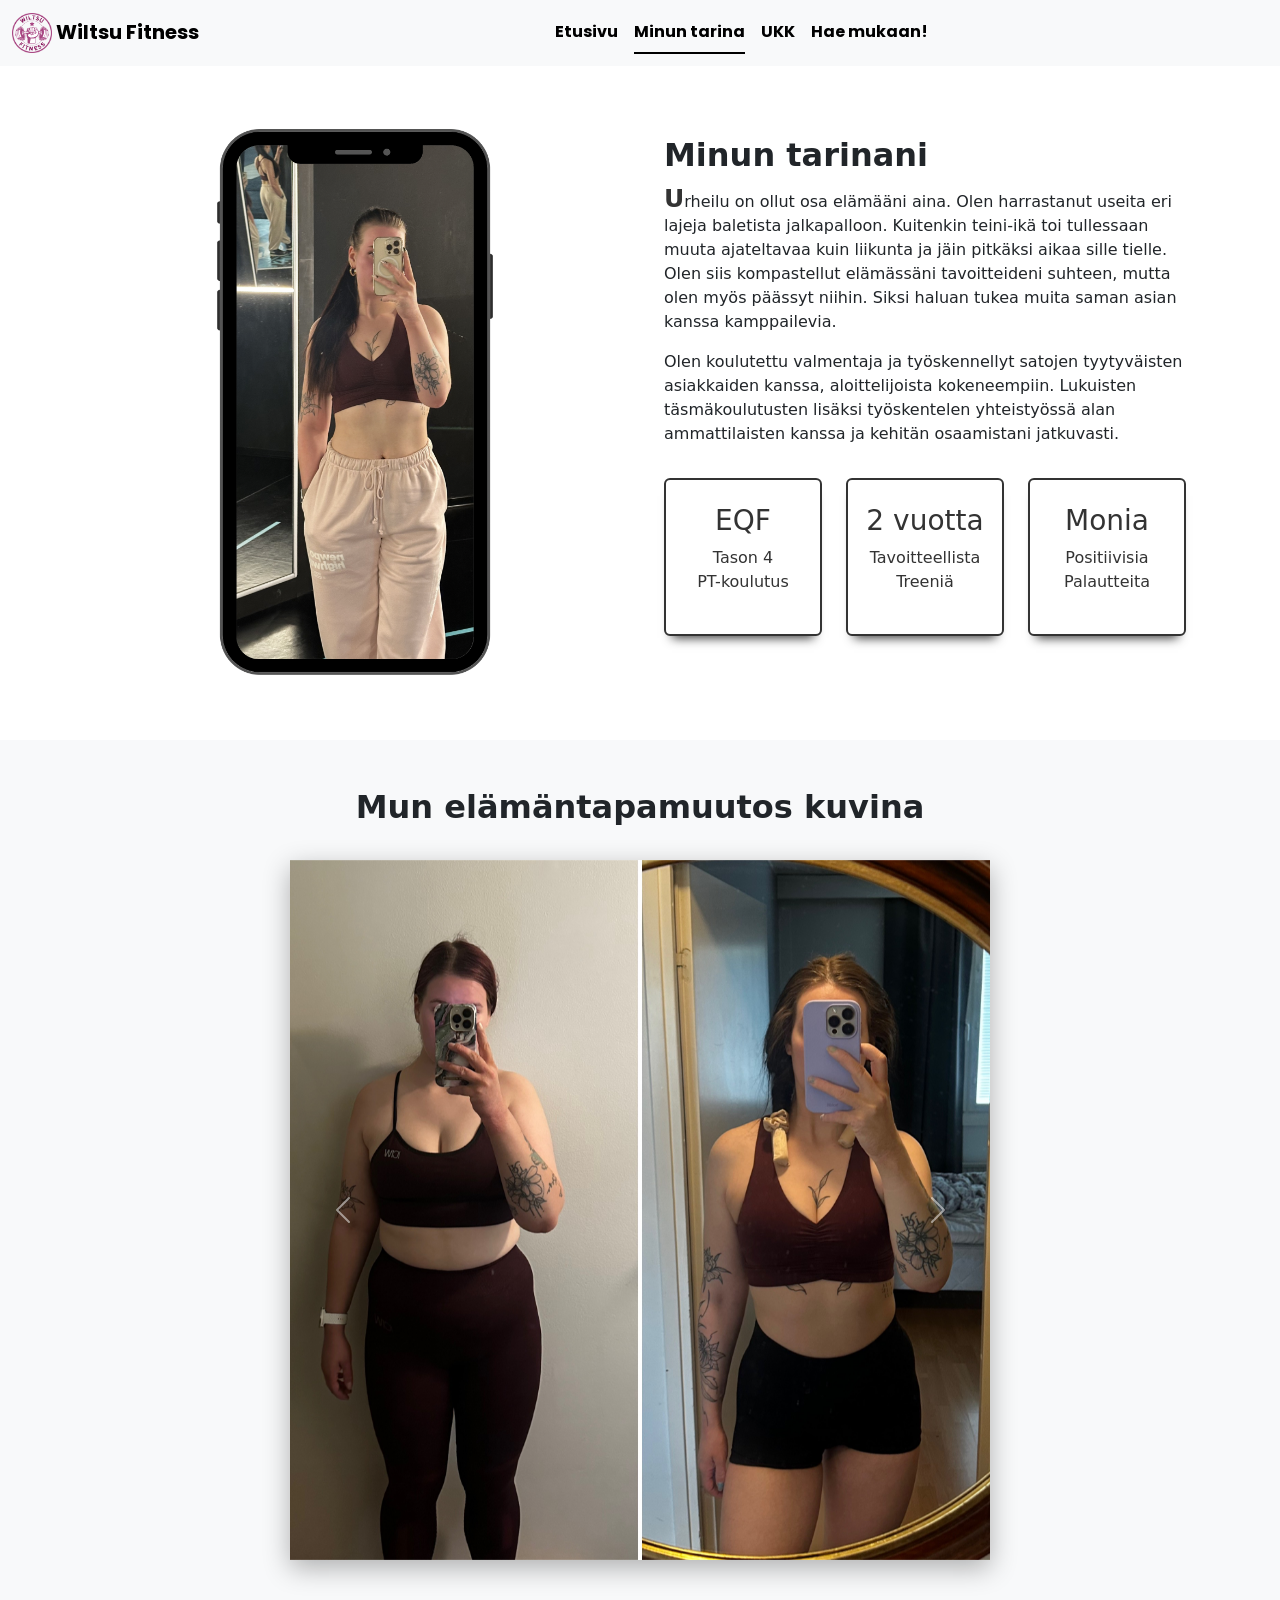
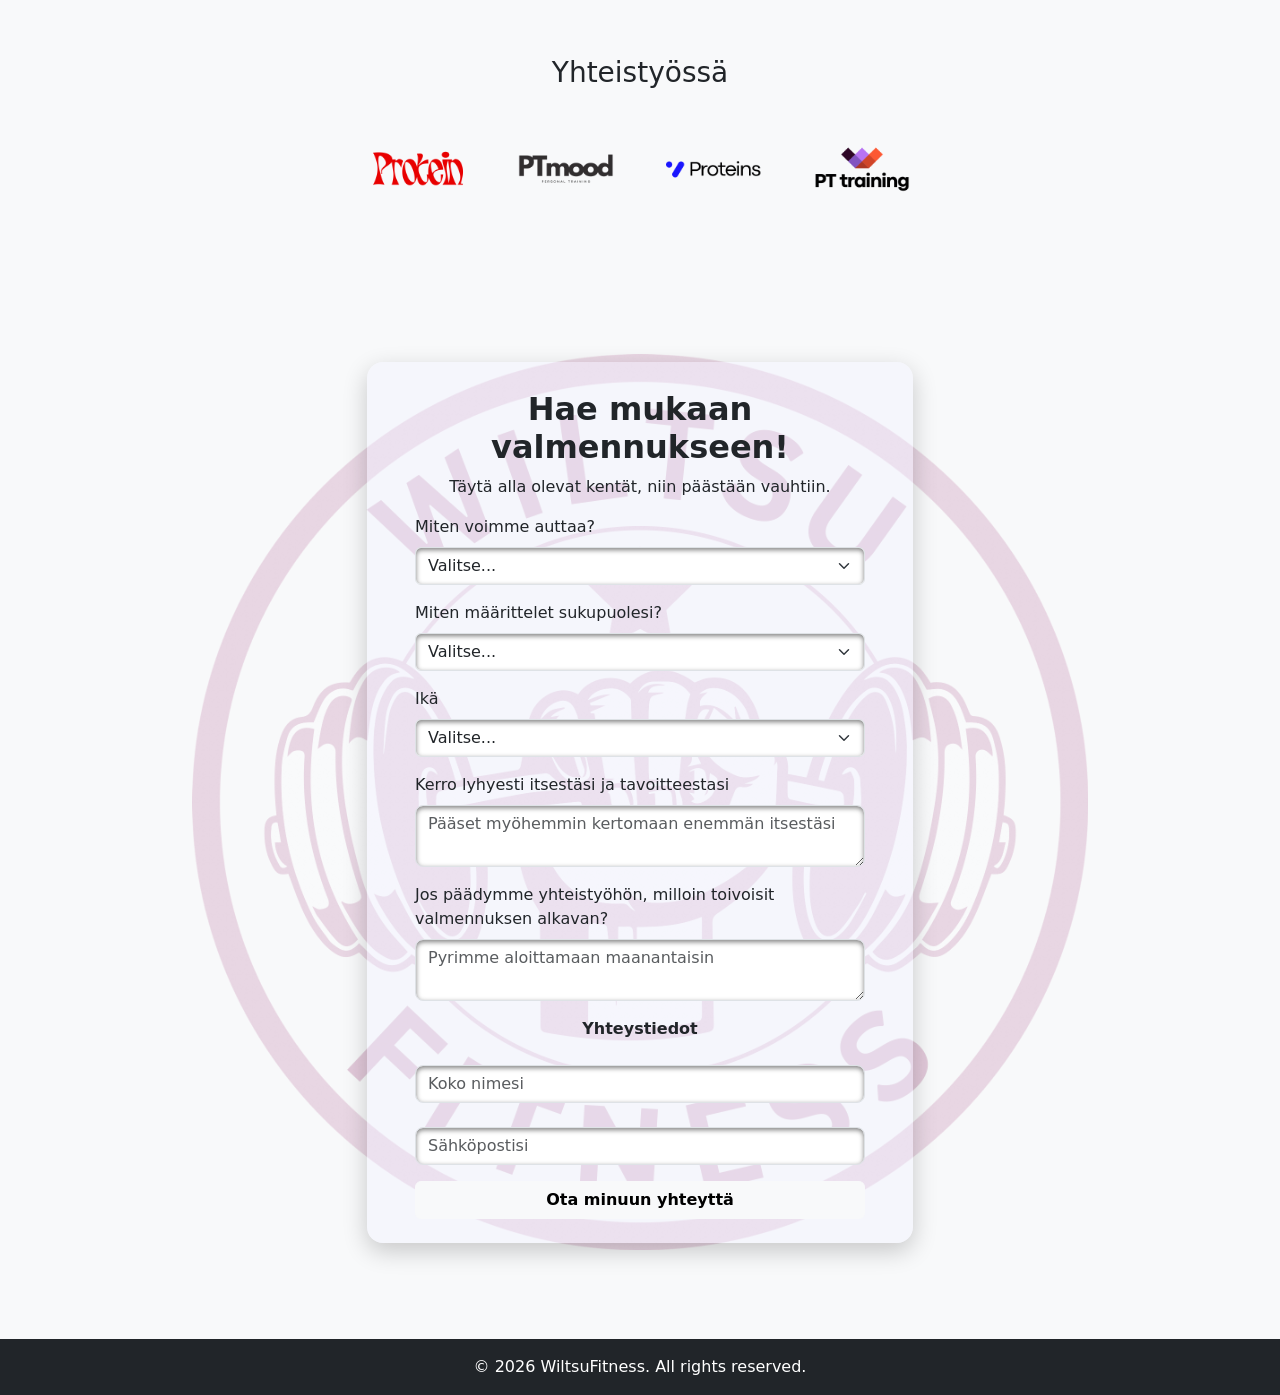
<file: WS07_project/minuntarina.html>
<!doctype html>
<html lang="en">
  <head>
    <meta charset="utf-8" />
    <meta name="viewport" content="width=device-width, initial-scale=1" />
    <title>Project</title>
    <link rel="icon" type="image/x-icon" href="images/wiltsu.PNG">
    <link rel="stylesheet" href="style.css" />
    <link
      href="https://cdn.jsdelivr.net/npm/bootstrap@5.3.8/dist/css/bootstrap.min.css"
      rel="stylesheet"
      integrity="sha384-sRIl4kxILFvY47J16cr9ZwB07vP4J8+LH7qKQnuqkuIAvNWLzeN8tE5YBujZqJLB"
      crossorigin="anonymous"
    />
  </head>
  <body>
    <!-- navbar -->
    <nav class="navbar navbar-expand-sm fixed-top bg-body-tertiary">
      <div class="container-fluid">
        <a class="navbar-brand" href="./index.html">
          <img
            src="images/wiltsu.PNG"
            alt="Logo"
            width="40"
            height="40"
            class="d-inline-block align-text-center"
          />
          Wiltsu Fitness
        </a>
        <button
          class="navbar-toggler"
          type="button"
          data-bs-toggle="collapse"
          data-bs-target="#navbarNavAltMarkup"
          aria-controls="navbarNavAltMarkup"
          aria-expanded="false"
          aria-label="Toggle navigation"
        >
          <span class="navbar-toggler-icon"></span>
        </button>
        <div
          class="collapse justify-content-sm-center navbar-collapse"
          id="navbarNavAltMarkup"
        >
          <ul class="nav nav-underline">
            <li class="nav-item">
              <a class="nav-link" href="./index.html">Etusivu</a>
            </li>
            <li class="nav-item">
              <a class="nav-link active" aria-current="page" href="./minuntarina.html">Minun tarina</a>
            </li>
            <li class="nav-item">
              <a class="nav-link" href="./UKK.html">UKK</a>
            </li>
            <li class="nav-item">
              <a class="nav-link" href="./hae.html">Hae mukaan!</a>
            </li>
          </ul>
        </div>
      </div>
    </nav>

    <!-- header -->
    <!-- Minun tarina -->
    <header class="bg-body d-flex justify-content-center pt-3 mt-5">
    <section id="about" class="py-5">
      <div class="container">
        <div class="row align-items-center">
          <div class="col-md-6">
            <img src="images/mina2.PNG" class="img-fluid" alt="About Image">
          </div>
          <div class="col-md-6 p-4">
            <h1 class="sr-only">Tarina</h1>
            <h2 class="title">Minun tarinani</h2>
            <p class="first-word-uppercase-p">Urheilu on ollut osa elämääni aina. Olen harrastanut useita eri lajeja
              baletista jalkapalloon. Kuitenkin teini-ikä toi tullessaan muuta ajateltavaa kuin liikunta ja jäin pitkäksi
              aikaa sille tielle. Olen siis kompastellut elämässäni tavoitteideni suhteen, mutta olen myös päässyt niihin. 
              Siksi haluan tukea muita saman asian kanssa kamppailevia. 
            </p>
            <p>Olen koulutettu valmentaja ja työskennellyt satojen tyytyväisten asiakkaiden kanssa, aloittelijoista kokeneempiin. 
              Lukuisten täsmäkoulutusten lisäksi työskentelen yhteistyössä alan ammattilaisten kanssa ja kehitän osaamistani jatkuvasti.</p>

            <div class="row text-center my-4">
              <div class="col-sm-4 my-2">
                <div class="card py-4 grey">
                  <h3>EQF</h3>
                  <p>Tason 4<br>PT-koulutus</p>
                </div>
              </div>
              <div class="col-sm-4 my-2">
                <div class="card py-4 grey">
                  <h3>2 vuotta</h3>
                  <p>Tavoitteellista<br>Treeniä</p>
                </div>
              </div>
              <div class="col-sm-4 my-2">
                <div class="card py-4 grey">
                  <h3>Monia</h3>
                  <p>Positiivisia<br>Palautteita</p>
                </div>
              </div>
            </div>
          </div>
        </div>
      </div>
    </section>
    </header>

    <!--before&after-->
    <section id="beforeafter" class="bg-light py-5">
      <div class="container" id="beforeafters">
        <h2 class="title text-center">Mun elämäntapamuutos kuvina</h2>
        <div id="carouselExampleAutoplaying" class="carousel slide" data-bs-ride="carousel">
  <div class="carousel-inner">
    <div class="carousel-item active">
      <img src="images/etu.JPG" class="d-block w-100" alt="etu">
    </div>
    <div class="carousel-item">
      <img src="images/sivu.jpg" class="d-block w-100" alt="sivu">
    </div>
    <div class="carousel-item">
      <img src="images/selka.JPG" class="d-block w-100" alt="selka">
    </div>
  </div>
  <button class="carousel-control-prev" type="button" data-bs-target="#carouselExampleAutoplaying" data-bs-slide="prev">
    <span class="carousel-control-prev-icon" aria-hidden="true"></span>
    <span class="visually-hidden">Previous</span>
  </button>
  <button class="carousel-control-next" type="button" data-bs-target="#carouselExampleAutoplaying" data-bs-slide="next">
    <span class="carousel-control-next-icon" aria-hidden="true"></span>
    <span class="visually-hidden">Next</span>
  </button>
</div>
      </div>
    </section>

    <!-- yhteistyö -->
    <section id="clients" class="bg-light py-5">
      <div class="container">
        <h3 class="title text-center" style="font-weight: normal !important;">Yhteistyössä</h3>
        <div class="d-flex flex-wrap justify-content-center gap-2">
          <img class="client-img img-fluid" src="images/logo1.PNG" alt="client 1">
          <img class="client-img img-fluid" src="images/logo2.PNG" alt="client 2">
          <img class="client-img img-fluid" src="images/logo3.PNG" alt="client 3">
          <img class="client-img img-fluid" src="images/logo4.PNG" alt="client 4">
        </div>
      </div>
    </section>

    <!-- Hae mukaan -->
    <section id="apply" class="bg-light py-5" style="background-image: url(images/wiltsu\ transparent.PNG); background-size: 70%; background-position: center; background-repeat: no-repeat;">
      <div class="container">
        <div class="row justify-content-center">
          <div class="col-lg-6 col-md-8">

            <div class="feedback-container my-5 rounded-4 px-5 py-4">
              <div class="feedback-header text-center mt-1 mb-3">
                <h2 class="fw-bold">Hae mukaan valmennukseen!</h2>
                <p>Täytä alla olevat kentät, niin päästään vauhtiin.</p>
              </div>

              <form>

                <div class="mb-3">
                  <label for="tavoite" class="form-label fw-medium">Miten voimme auttaa?</label>
                  <select class="form-select" name="help" id="tavoite">
                    <option selected disabled>Valitse...</option>
                    <option value="">Rasvanpoltto/Kiinteytyminen</option>
                    <option value="">Lihasmassan kasvatus</option>
                    <option value="">Painonpudotus/Elämäntapamuutos</option>
                    <option value="">Muu</option>
                  </select>
                </div>

                <div class="mb-3">
                  <label for="sukupuoli" class="form-label fw-medium">Miten määrittelet sukupuolesi?</label>
                  <select class="form-select" name="help" id="sukupuoli">
                    <option selected disabled>Valitse...</option>
                    <option value="">Nainen</option>
                    <option value="">Mies</option>
                    <option value="">Muu</option>
                  </select>
                </div>

                <div class="mb-3">
                  <label for="ika" class="form-label fw-medium">Ikä</label>
                  <select class="form-select" name="help" id="ika">
                    <option selected disabled>Valitse...</option>
                    <option value="">16-17</option>
                    <option value="">18-30</option>
                    <option value="">31-50</option>
                  </select>
                </div>

                <div class="mb-3">
                  <label for="kerro-itsestä" class="form-label fw-medium">Kerro lyhyesti itsestäsi ja tavoitteestasi</label>
                  <textarea name="comments" class="form-control rounded-3" id="kerro-itsestä" rows="2" required placeholder="Pääset myöhemmin kertomaan enemmän itsestäsi"></textarea>
                </div>

                <div class="mb-3">
                  <label for="toive" class="form-label fw-medium">Jos päädymme yhteistyöhön, milloin toivoisit valmennuksen alkavan?</label>
                  <textarea name="comments" class="form-control rounded-3" id="toive" rows="2" required placeholder="Pyrimme aloittamaan maanantaisin"></textarea>
                </div>

                <p class="fw-bold text-center mb-0">Yhteystiedot</p>

                <div class="mb-0">
                  <label for="name" class="form-label fw-medium"></label>
                  <input type="text" class="form-control rounded-3" name="name" required placeholder="Koko nimesi" id="name">
                </div>

                <div class="mb-3 mt-0">
                  <label for="email" class="form-label fw-medium"></label>
                  <input type="email" class="form-control rounded-3" name="email" required placeholder="Sähköpostisi" id="email">
                </div>

                <div class="d-grid">
                  <button type="submit" class="btn btn-submit btn-light btn-md border-1 fw-bold">Ota minuun yhteyttä</button>
                </div>
              </form>
            </div>
          </div>
        </div>
      </div>
    </section>

    <!-- footer -->
    <footer class="footer bg-dark text-white py-3 text-center">
      <p class="mb-0">&copy; 2026 WiltsuFitness. All rights reserved.</p>
    </footer>

    <script
      src="https://cdn.jsdelivr.net/npm/bootstrap@5.3.8/dist/js/bootstrap.bundle.min.js"
      integrity="sha384-FKyoEForCGlyvwx9Hj09JcYn3nv7wiPVlz7YYwJrWVcXK/BmnVDxM+D2scQbITxI"
      crossorigin="anonymous"
    ></script>
  </body>
</html>
</file>
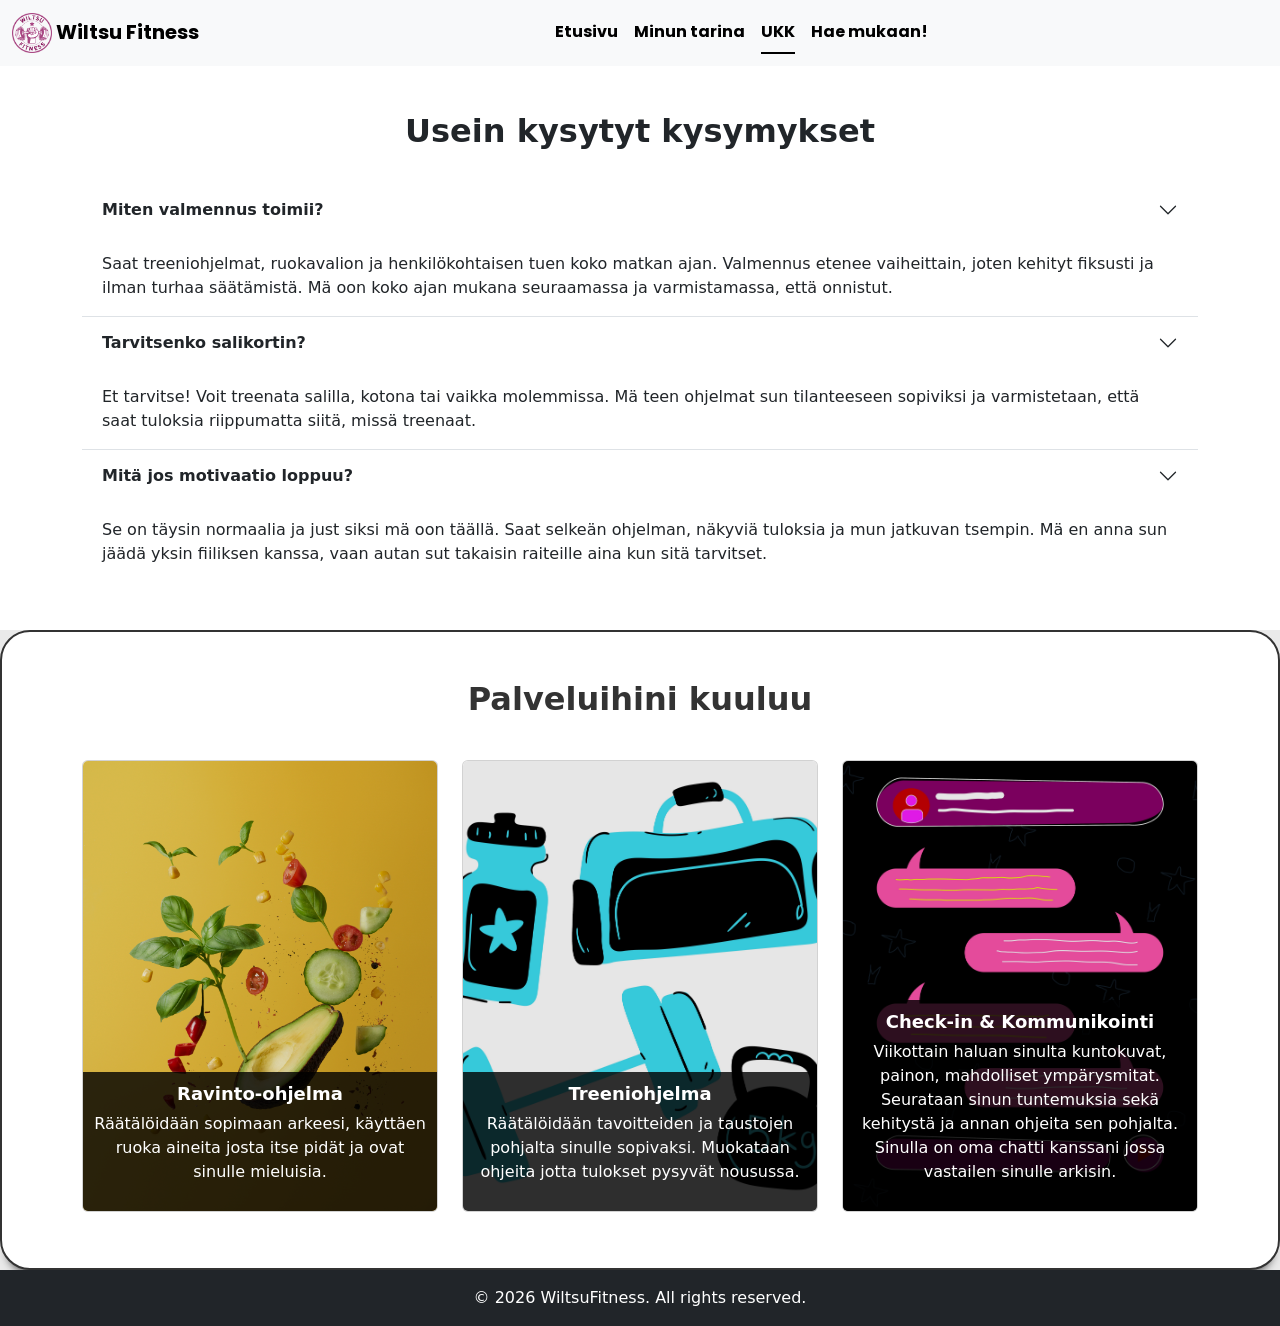
<file: WS07_project/UKK.html>
<!doctype html>
<html lang="en">
  <head>
    <meta charset="utf-8" />
    <meta name="viewport" content="width=device-width, initial-scale=1" />
    <title>Project</title>
    <link rel="icon" type="image/x-icon" href="images/wiltsu.PNG">
    <link rel="stylesheet" href="style.css" />
    <link
      href="https://cdn.jsdelivr.net/npm/bootstrap@5.3.8/dist/css/bootstrap.min.css"
      rel="stylesheet"
      integrity="sha384-sRIl4kxILFvY47J16cr9ZwB07vP4J8+LH7qKQnuqkuIAvNWLzeN8tE5YBujZqJLB"
      crossorigin="anonymous"
    />
    <style>
    body {
      background-color: rgb(234, 234, 234);
    }
  </style>
  </head>

  <body>
    <!-- navbar -->
    <nav class="navbar navbar-expand-sm fixed-top bg-body-tertiary">
      <div class="container-fluid">
        <a class="navbar-brand" href="./index.html">
          <img
            src="images/wiltsu.PNG"
            alt="Logo"
            width="40"
            height="40"
            class="d-inline-block align-text-center"
          />
          Wiltsu Fitness
        </a>
        <button
          class="navbar-toggler"
          type="button"
          data-bs-toggle="collapse"
          data-bs-target="#navbarNavAltMarkup"
          aria-controls="navbarNavAltMarkup"
          aria-expanded="false"
          aria-label="Toggle navigation"
        >
          <span class="navbar-toggler-icon"></span>
        </button>
        <div
          class="collapse justify-content-sm-center navbar-collapse"
          id="navbarNavAltMarkup"
        >
          <ul class="nav nav-underline">
            <li class="nav-item">
              <a class="nav-link" href="./index.html">Etusivu</a>
            </li>
            <li class="nav-item">
              <a class="nav-link" href="./minuntarina.html">Minun tarina</a>
            </li>
            <li class="nav-item">
              <a class="nav-link active" aria-current="page" href="./UKK.html">UKK</a>
            </li>
            <li class="nav-item">
              <a class="nav-link" href="./hae.html">Hae mukaan!</a>
            </li>
          </ul>
        </div>
      </div>
    </nav>

    <!--header-->
    <header class="bg-body d-flex justify-content-center pt-3 mt-5">
      <section id="faq" class="py-5">
      <div class="container">
        <h1 class="sr-only">ukk</h1>
        <h2 class="title text-center">Usein kysytyt kysymykset</h2>
        <div class="accordion accordion-flush" id="accordionFAQ">
          <div class="accordion-item">
            <h2 class="accordion-header">
              <button class="accordion-button collapsed fw-semibold" type="button" data-bs-toggle="collapse" data-bs-target="#faq1" aria-expanded="false">Miten valmennus toimii?</button>
            </h2>
            <div id="faq1" class="accordion-collapse" data-bs-parent="#accordionFAQ">
              <div class="accordion-body">Saat treeniohjelmat, ruokavalion ja henkilökohtaisen tuen koko matkan ajan. Valmennus etenee vaiheittain, joten kehityt fiksusti ja ilman turhaa säätämistä. Mä oon koko ajan mukana seuraamassa ja varmistamassa, että onnistut.</div>
            </div>
          </div>
          <div class="accordion-item">
            <h2 class="accordion-header">
              <button class="accordion-button collapsed fw-semibold" type="button" data-bs-toggle="collapse" data-bs-target="#faq2" aria-expanded="false">Tarvitsenko salikortin?</button>
            </h2>
            <div id="faq2" class="accordion-collapse" data-bs-parent="#accordionFAQ">
              <div class="accordion-body">Et tarvitse! Voit treenata salilla, kotona tai vaikka molemmissa. Mä teen ohjelmat sun tilanteeseen sopiviksi ja varmistetaan, että saat tuloksia riippumatta siitä, missä treenaat.</div>
            </div>
          </div>
          <div class="accordion-item">
            <h2 class="accordion-header">
              <button class="accordion-button collapsed fw-semibold" type="button" data-bs-toggle="collapse" data-bs-target="#faq3" aria-expanded="false">Mitä jos motivaatio loppuu?</button>
            </h2>
            <div id="faq3" class="accordion-collapse" data-bs-parent="#accordionFAQ">
              <div class="accordion-body">Se on täysin normaalia ja just siksi mä oon täällä. Saat selkeän ohjelman, näkyviä tuloksia ja mun jatkuvan tsempin. Mä en anna sun jäädä yksin fiiliksen kanssa, vaan autan sut takaisin raiteille aina kun sitä tarvitset.</div>
            </div>
          </div>
        </div>
      </div>
    </section>
    </header>

    <!-- Palvelut -->
    <section id="portfolio" class="grey py-5">
      <div class="container">
        <h2 class="title text-center">Palveluihini kuuluu</h2>
        <div class="row text-center">
          <div class="col-lg-4 col-sm-6 my-2">
            <div class="card portfolio-card">
              <img src="images/diet.jpg" class="portfolio-img" alt="Portfolio 1">
              <div class="portfolio-description">
                <h3 class="sr-only">ravinto</h3>
                <h4 class="sr-only">ohjelma</h4>
                <h5 class="card-title">Ravinto-ohjelma</h5>
                <p>Räätälöidään sopimaan arkeesi, käyttäen ruoka aineita josta itse pidät ja ovat sinulle mieluisia.</p>
              </div>
            </div>
          </div>
          <div class="col-lg-4 col-sm-6 my-2">
            <div class="card portfolio-card">
              <img src="images/plan.jpg" class="portfolio-img" alt="Portfolio 2">
              <div class="portfolio-description">
                <h5 class="card-title">Treeniohjelma</h5>
                <p>Räätälöidään tavoitteiden ja taustojen pohjalta sinulle sopivaksi. Muokataan ohjeita jotta tulokset pysyvät nousussa.</p>
              </div>
            </div>
          </div>
          <div class="col-lg-4 col-sm-6 my-2">
            <div class="card portfolio-card">
              <img src="images/communication.jpg" class="portfolio-img" alt="Portfolio 3">
              <div class="portfolio-description">
                <h5 class="card-title">Check-in & Kommunikointi</h5>
                <p>Viikottain haluan sinulta kuntokuvat, painon, mahdolliset ympärysmitat. Seurataan sinun tuntemuksia sekä kehitystä ja annan ohjeita sen pohjalta. Sinulla on oma chatti kanssani jossa vastailen sinulle arkisin.</p>
              </div>
            </div>
          </div>
        </div>
      </div>
    </section>

    <!-- footer -->
    <footer class="footer bg-dark text-white py-3 text-center">
      <p class="mb-0">&copy; 2026 WiltsuFitness. All rights reserved.</p>
    </footer>

    <script
      src="https://cdn.jsdelivr.net/npm/bootstrap@5.3.8/dist/js/bootstrap.bundle.min.js"
      integrity="sha384-FKyoEForCGlyvwx9Hj09JcYn3nv7wiPVlz7YYwJrWVcXK/BmnVDxM+D2scQbITxI"
      crossorigin="anonymous"
    ></script>
  </body>
</html>
</file>
<file: WS02_CSS/styles.css>
p {
    color: black;
    font-family: Arial, Helvetica, sans-serif;
}
body {
    background-color: lightgray;
}
h1 {
    color: black;
    font-size: 2em;
    font-family: Arial, Helvetica, sans-serif;
    font-style: italic;
}
h2 {
    color: black;
    font-family: Arial, Helvetica, sans-serif;
    font-size: 1.5em;
}
h3 {
    color: black;
    font-family: Arial, Helvetica, sans-serif;
}
.content-box {
    padding: 20px;
    margin: 10px;
    background-color: #f0f0f0;
    border: 1px solid #ccc;
    text-align: center;
    border-radius: 18px;
}
table {
    width: 100%;
    border-collapse: collapse;
}
th, td {
    border: 1px solid #ddd;
    padding: 8px;
    text-align: left;
}
th {
    background-color: #f2f2f2;
    text-decoration: underline;
}
td {
    text-align: left;
    background-color: #f2f2f2;
}
form {
    display: block;
}
label {
    font-weight: bold;
}
input[type="text"], input[type="email"] {
    padding: 8px;
    border: 1px solid #ddd;
}
input[type="submit"]:hover {
    background-color: #6da170;
    color: white;
    padding: 8px;
    border: 1px solid #ddd;
    cursor: pointer;
}
</file>
<file: WS03_advanced/styles.css>
p {
    color: black;
    font-family: Arial, Helvetica, sans-serif;
}
body {
    background-color: lightgray;
}
h1 {
    color: black;
    font-size: 2em;
    font-family: Arial, Helvetica, sans-serif;
    font-style: italic;
}
h2 {
    color: black;
    font-family: Arial, Helvetica, sans-serif;
    font-size: 1.5em;
}
h3 {
    color: black;
    font-family: Arial, Helvetica, sans-serif;
}
.content-box {
    padding: 20px;
    margin: 10px;
    background-color: #f0f0f0;
    border: 1px solid #ccc;
    text-align: center;
    border-radius: 18px;
}
table {
    width: 100%;
    border-collapse: collapse;
}
th, td {
    border: 1px solid #ddd;
    padding: 8px;
    text-align: left;
}
th {
    background-color: #f2f2f2;
    text-decoration: underline;
}
td {
    text-align: left;
    background-color: #f2f2f2;
}
form {
    display: block;
}
label {
    font-weight: bold;
}
input[type="text"], input[type="email"] {
    padding: 8px;
    border: 1px solid #ddd;
}
input[type="submit"]:hover {
    background-color: #6da170;
    color: white;
    padding: 8px;
    border: 1px solid #ddd;
    cursor: pointer;
}
.transition-button {
    background-color: lightblue;
    padding: 10px 20px;
    border: none;
    cursor: pointer;
    transition: background-color 0.3s ease;
}
.transition-button:hover {
    background-color: lightcoral;
}

.animation-box {
    width: 50px;
    height: 50px;
    background-color: lightpink;
    position: relative;
    animation: move 2s infinite alternate;
}
@keyframes move {
    from {
        left: 0;
    }
    to {
        left: 100px;
    }
}

.pseudo-list li:nth-child(odd) {
    background-color: lightgray;
}
.pseudo-list li:nth-child(even) {
    background-color: white;
}

.filter-image {
    filter: grayscale(100%);
    transition: filter 0.3s ease;
}
.filter-image:hover {
    filter: grayscale(0%);
}

.quote {
    position: relative;
    padding-left: 20px;
    font-style: italic;
}
.quote::before {
    content: '”';
    font-size: 40px;
    position: absolute;
    left: 0;
    top: 0;
    color: lightslategrey;
}
</file>
<file: WS04_pagelayout/style.css>
.grid-container {
    display: grid;
    grid-template-columns: repeat(3, 1fr);
    gap: 10px;
}

.grid-item {
    background-color: lightgreen;
    padding: 20px;
    text-align: center;
}

.flex-container {
    display: flex;
    justify-content: space-around;
    align-items: center;
}

.box {
    background-color: lightblue;
    padding: 20px;
    text-align: center;
}

.responsive-box {
    padding: 20px;
    text-align: center;
}

@media (max-width: 600px) {
    .responsive-box {
        background-color: lightcoral;
    }
}

@media (min-width: 601px) {
    .responsive-box {
        background-color: lightseagreen;
    }
}
</file>
<file: WS05_responsive/style.css>
.responsive-container {
    display: flex;
    flex-wrap: wrap;
}

.column {
    flex: 1;
    padding: 15px;
    text-align: center;
    background-color: lightpink;
}

@media (max-width: 600px) {
    .column {
        flex: 100%;
    }
}

h1 {
    text-align: center;
    text-decoration: underline;
}

.responsive-image {
    max-width: 100%;
    height: auto;
    width: 100%;
}

.media-query-box {
    padding: 20px;
    text-align: center;
}

@media (max-width: 600px) {
    .media-query-box {
        background-color: lightcoral;
    }
}

@media (min-width: 601px) {
    .media-query-box {
        background-color: lightsteelblue;
    }
}

.responsive-nav .nav-list {
    display: flex;
    list-style: none;
}

.responsive-nav .nav-list li {
    width: 100%;
    text-align: center;
}

@media (max-width: 600px) {
    .responsive-nav .nav-list {
        display: none;
    }

    .responsive-nav .menu-toggle {
        display: block;
    }
}

@media (min-width: 601px) {
    .responsive-nav .menu-toggle {
        display: block;
    }
}
</file>
<file: WS07_project/style.css>
@import url('https://fonts.googleapis.com/css2?family=Poppins:ital,wght@0,100;0,200;0,300;0,400;0,500;0,600;0,700;0,800;0,900;1,100;1,200;1,300;1,400;1,500;1,600;1,700;1,800;1,900&display=swap');
@import url("https://cdn.jsdelivr.net/npm/bootstrap-icons@1.13.1/font/bootstrap-icons.min.css");


body {
    font-family: "Poppins", sans-serif;
  font-weight: 400;
  font-style: normal;
}

.navbar {
    font-family: "Poppins", sans-serif;
    font-weight: 700;
    font-style: normal;
}

.nav-link,
.nav-link:hover,
.nav-link.active {
    color: black !important;
}

header {
    padding-top: 300px !important;
}

.container-fluid {
    display: flex;
    justify-content: space-around;
    align-items: center;

}
.container-fluid .img-fluid {
    width: 400px;
    height: 400px;
    border-radius: 50%;
    overflow: hidden;
    border: 0px solid;
    box-shadow: 5px 7px 25px rgba(0, 0, 0, 0.5);
}
.container-fluid .img-fluid img {
    height: 100%;
    width: 100%;
    transition: 0.5s;
}
.container-fluid .img-fluid:hover {
    transform: scale(1.05);
    transition: all 0.3s ease-in-out;
}
.hero-text {
    max-width: 500px;
    display: flex;
    flex-direction: column;
}
.hero-text h5 {
    color: #000000;
    font-size: 14px;
    font-weight: bold;
}
.hero-text h5 span {
    color: #810350;
    font-size: 16px;
    font-weight: bold;
}
.hero-text h1 {
    color: #810350;
    font-size: 3rem;
}
.hero-text p {
    color: #000000;
}
.grey {
    background-color: #fff !important;
    color: #333 !important;
    border-radius: 30px;
    border: 2px solid #333 !important;
    box-shadow: 0 10px 10px -8px rgb(0 0 0 / 78%);
}
.btn-scale:hover {
    transform: scale(1.15);
    transition: all 0.3s ease-in-out;
    background-color: #333 !important;
    color: white !important;
}

.social a {
    color: #000000;
    font-size: 24px;
    text-decoration: none;
}

.social a:hover {
    color: #810350;
    transform: scale(0.8);
    transition: all 0.3s ease-in-out;
}

section {
    scroll-margin: 50px;
}
.client-img {
    object-fit: contain;
    width: 140px;
    padding: 0 2%;
}

.title {
    font-weight: bold;
    margin-bottom: 3%;
}

.card {
    border: none;
}
.card:hover {
    transform: scale(1.05);
    transition: all 0.3s ease-in-out;
}

.card-title {
    font-size: 18px;
    font-weight: bold;
}
.portfolio-card {
    position: relative;
    overflow: hidden;
    cursor: pointer;
}
.portfolio-img {
    object-fit: cover;
    height: 450px;
    filter: brightness(0.9);
}
.portfolio-description {
    position: absolute;
    bottom: 0;
    left: 0;
    width: 100%;
    background-color: rgba(0, 0, 0, 0.8);
    color: #fff;
    padding: 3%;
    text-align: center;
}
.feedback-container {
    background: rgba(240, 241, 255, 0.4);
    box-shadow: 0px 8px 25px rgba(0, 0, 0, 0.2);
}
.form-control, .form-select {
    border: 1px solid #ccc;
    padding: 12px 15px;
    transition: all 0.3s ease-in-out;
    box-shadow: inset 0px 2px 5px rgba(0, 0, 0, 0.5);
}
.form-control:focus, .form-select:focus {
    border-color: #0d6efd;
    box-shadow: 0 0 8px rgba(13,110,253,0.4);
}
.first-word-uppercase-p::first-letter {
    font-size: 25px;
    color: #333;
    font-weight: bold;
    line-height: 0.75;
}
.carousel {
    max-width: 700px;
    overflow: hidden;
    margin: 0 auto;
    box-shadow: 0 8px 25px rgba(0, 0, 0, 0.3);
}
.sr-only {
  position: absolute;
  width: 1px;
  height: 1px;
  padding: 0;
  margin: -1px;
  overflow: hidden;
  clip: rect(0, 0, 0, 0);
  white-space: nowrap;
  border: 0;
}
</file>
<file: WS06_bootstrap/style.css>
body {
  background-color: rgb(216, 216, 216);
}
h1 {
  color: black;
  text-align: center;
  font-family: "Times New Roman", Times, serif;
}
.container {
  padding: 15px;
  text-align: center;
  border: 2px solid black;
  margin-top: 80px;
  margin-bottom: 20px;
}
.card {
  margin-top: 20px;
  margin-left: auto;
  margin-right: auto;
}
.btn {
  margin-bottom: 10px;
}
.alert {
  text-align: center;
}

.container1 {
  padding: 10px;
  border: 1px solid grey;
  max-width: 500px;
  max-height: fit-content;
  margin: auto;
}
.form-control {
  padding: 10px;
  max-width: 500px;
  margin: auto;
  margin-right: auto;
}
</file>
